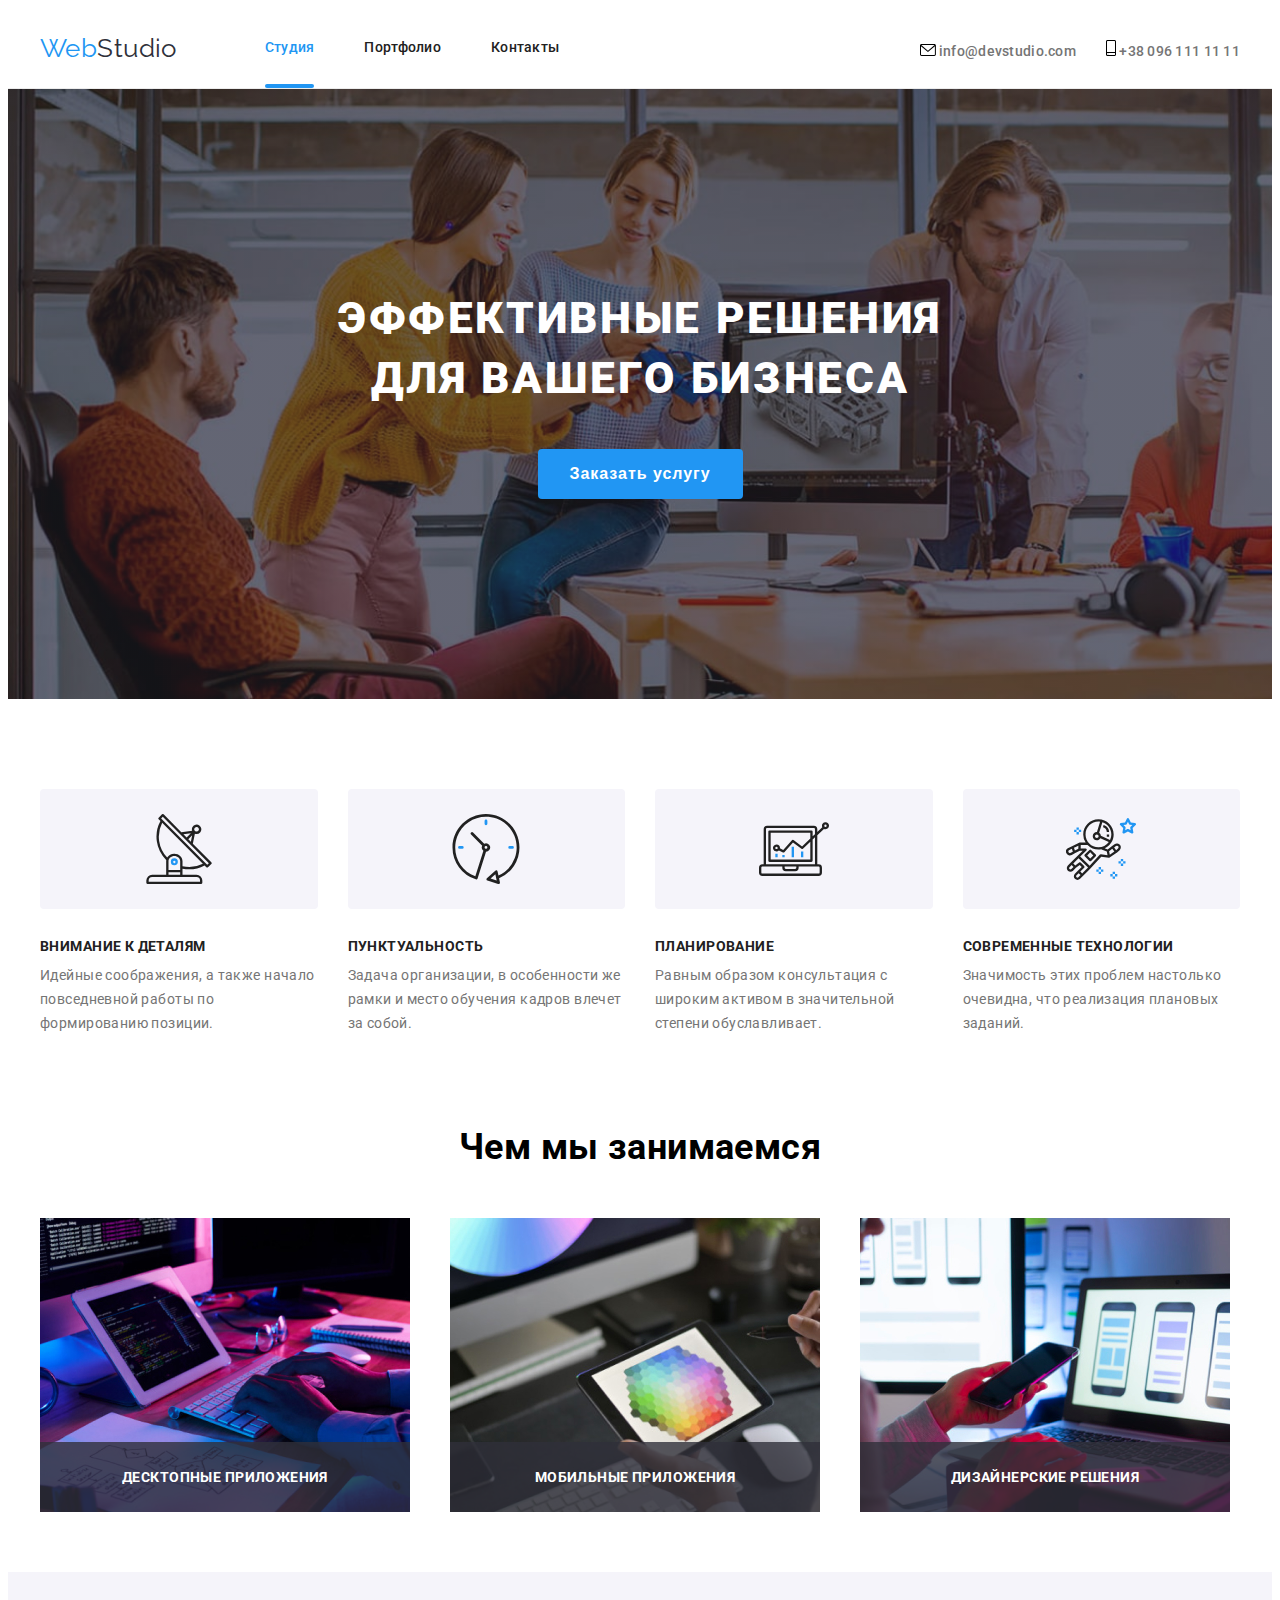
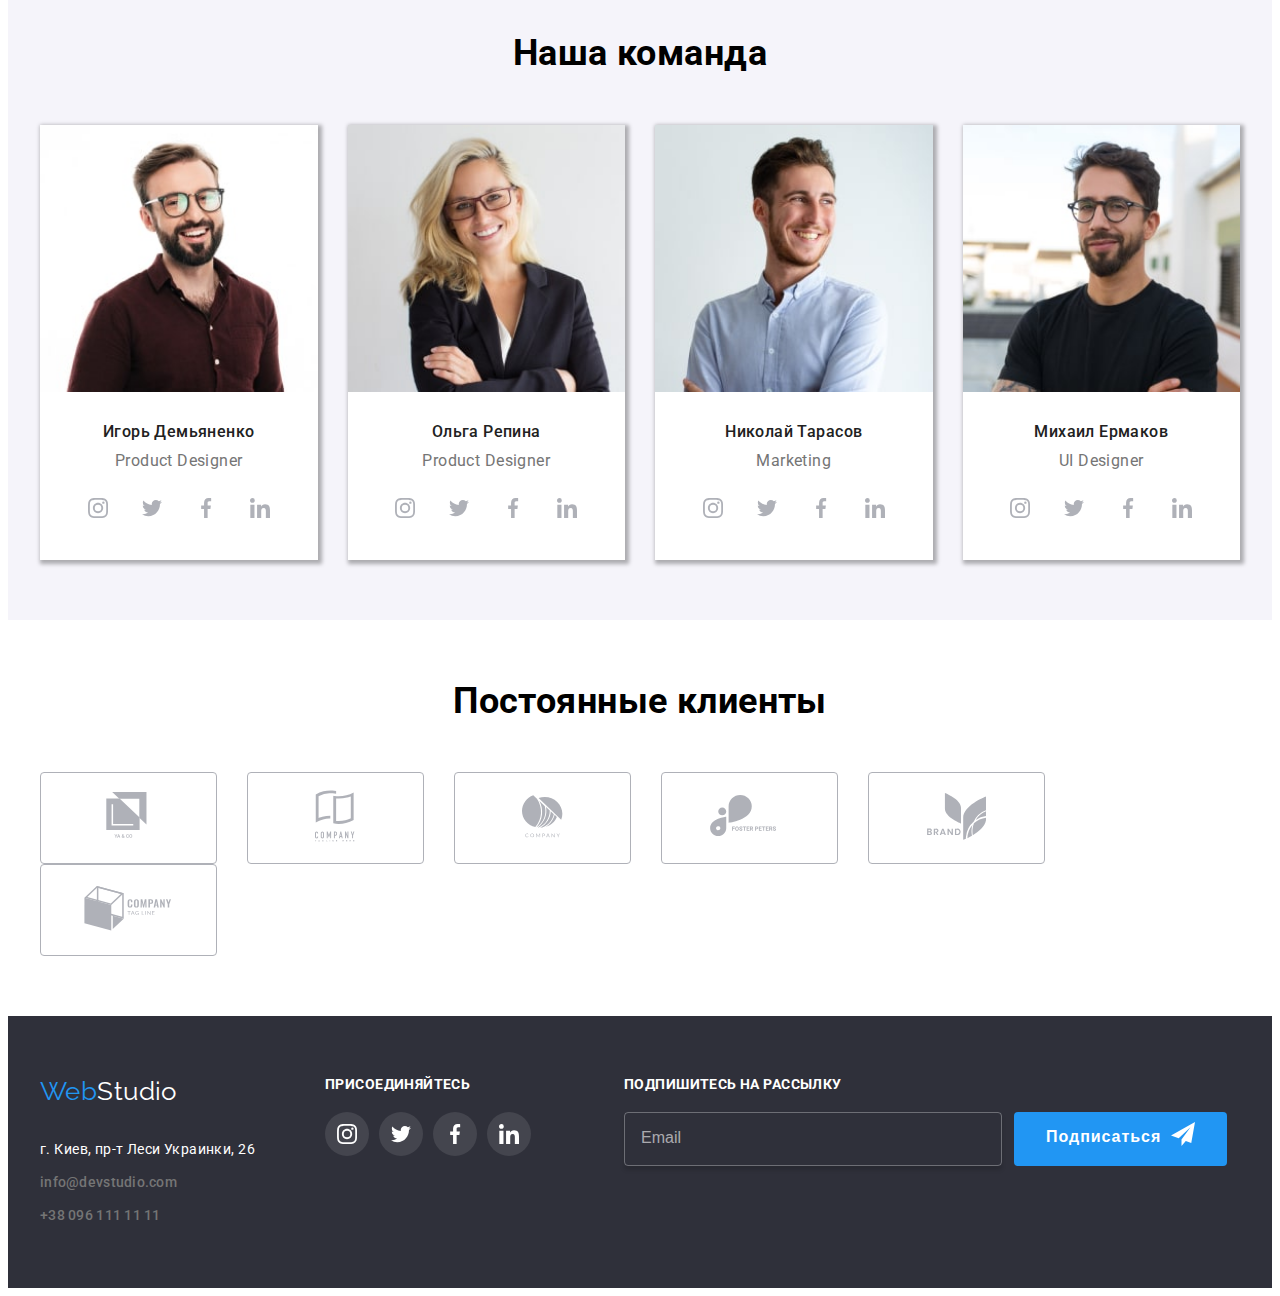
<file: index.html>
<!DOCTYPE html>
<html lang="en">
<head>
    <meta charset="UTF-8">
    <meta name="viewport" content="width=device-width, initial-scale=1.0">
    <title>Document</title>
    <link href="https://fonts.googleapis.com/css2?family=Raleway:wght@700&family=Roboto:wght@400;500;700;900&display=swap" rel="stylesheet">
    <link rel="stylesheet" href="https://cdnjs.cloudflare.com/ajax/libs/modern-normalize/1.0.0/modern-normalize.min.css" integrity="sha512-ISS7cAi1PEhQ8jnbJpJZMd29NlhNj4AWYyLOSp2CE/CsHxTCu+r+t0D2yoJudVrd0/8fTVPUVDzY5Tvli75u/g==" crossorigin="anonymous" />
    <link rel="stylesheet" href="./css/main.min.css">
    <!--<link rel="stylesheet" href="./css/styles.css">-->
</head>
<body>
    <header class="page-header">
    <div class="header container">
        <a lang="en" href="./index.html" aria-label="Логотип WebStudio" class="logo link"  >Web<span class="logo-element" >Studio</span></a>
        <button type="button" class="menu-button" aria-expanded="false" aria-controls="mobile-meny" data-menu-button>
            <svg width= 24px height= 16px aria-label="Переключатель мобильного меню">
                <use class="icon-cross" href="./img/CloseMeny.svg#icon-close_24px" >  </use>
                <use class="icon-menu" href="./img/CloseMeny.svg#icon-menu_24px">  </use>
                
            </svg>  </button>
            <div class="mobile-meny " id="mobile-meny" data-menu>
        <nav class="main-nav">   
        <ul class="main-meny list">
            <li class="main-meny__item"> <a href="./index.html" class="main-meny__link link current">Студия</a> </li>
            <li class="main-meny__item" > <a href="./portfolio.html" class="main-meny__link link" >Портфолио</a> </li>
            <li class="main-meny__item"> <a href="" class="main-meny__link link">Контакты</a> </li>
        </ul>
    </nav>
      <address class="contacts">
        <ul class="contacts__list list">
            <li class="contacts__item">
                <a href="mailto:info@devstudio.com" class="contacts__link link" >
                    <svg class="contacts__mail-icon">
                        <use href="./img/symbol-defs.svg#icon-envelope-hover"></use>
                    </svg>
                    info@devstudio.com
                </a>
            </li>
            
            <li class="contacts__item">
                <a href="tel:+380961111111" class="contacts__link link" > 
                    <svg class="contacts__telefon-icon">
                        <use href="./img/symbol-defs.svg#icon-smartphone">   </use>
                    </svg>
                    +38 096 111 11 11
                </a>
            </li>
        
            </ul>
      </address>
    </div>
</div>
    </header>
    <!--Main-->
        <main>
            <!--Hero-->
            <section class="hero">
               <div class="hero-main container">
                <h1 class="hero-title" >Эффективные решения <br> для вашего бизнеса</h1>
               <!-- <button data-modal-open class="main-button link">Заказать услугу</button> 
                 <a  href="" class="main-button link" data-modal-open  >Заказать услугу</a> -->
                 <button type="button" class="main-button"  data-modal-open> Заказать услугу</button>
                </div>
            </section>
            <section class="section advantages" >
                <div class="container">
                <h2 class="section-title" hidden >Наши преимущества</h2>
                <ul class="advantages__list list">
                    <li class="advantages__item">
                       <div class="adventages__icon-set"><svg class="adventage__icon">
                            <use  href="./img/symbol-defs.svg#icon-antenna"></use>
                        </svg>
                    </div>
                        <h3 class= "advantages__item-title">Внимание к деталям</h3>
                        <p class="advantages__item-post" >Идейные соображения, а также начало повседневной работы по формированию позиции.</p>
                    </li>
                    <li class="advantages__item">
                        <div class="adventages__icon-set">
                            <svg class="adventage__icon">
                            <use  href="./img/symbol-defs.svg#icon-clock"></use>
                        </svg>
                    </div>
                        <h3 class= "advantages__item-title">
                            Пунктуальность
                        </h3>
                        <p class="advantages__item-post">
                            Задача организации, в особенности же рамки и место обучения кадров влечет за собой.
                        </p>
                    </li>
                    <li class="advantages__item">
                        <div class="adventages__icon-set"><svg class="adventage__icon">
                            <use  href="./img/symbol-defs.svg#icon-diagram"></use>
                        </svg>
                    </div>
                        <h3 class= "advantages__item-title">Планирование</h3>
                        <p class="advantages__item-post">Равным образом консультация с широким активом в значительной степени обуславливает.</p>
                    </li>
                    <li class="advantages__item">
                        <div class="adventages__icon-set"><svg class="adventage__icon">
                            <use  href="./img/symbol-defs.svg#icon-astronaut"></use>
                        </svg>
                    </div>
                        <h3 class= "advantages__item-title">
                            Современные технологии
                        </h3>
                        <p class="advantages__item-post">
                            Значимость этих проблем настолько очевидна, что реализация плановых заданий.
                        </p>
                    </li>
                </ul>
            </div>
            </section>
            <section class="work section">
                <div class="container">
                <h2 class="section-title">Чем мы занимаемся</h2>
                <ul class="work__list list">
                    <li class="work__list-item"><img src="./img/img1.jpg" width="370" alt="Печатает на клавиатуре">
                    <div class="work__layout-description">
                        <p class="work__layout-category" >Десктопные приложения</p>
                    </div>
                    </li>
                    <li class="work__list-item"><img src="./img/img3.jpg" width="370" alt="Рисует на планшете">
                     <div class="work__layout-description">
                        <p class="work__layout-category" >Мобильные приложения</p>
                    </div>
                </li>
                    <li class="work__list-item"><img src="./img/img2.jpg" width="370" alt="Настраивает телефон с помощью компьютера">
                     <div class="work__layout-description">
                        <p class="work__layout-category" >Дизайнерские решения</p>
                    </div>
                </li>
                </ul>
            </div>
            </section>
            <section class="section team">
                <div class="container">
                <h2 class="section-title">Наша команда</h2>
                <ul class="team__list list" >
                    <li class="team__list-members"> 
                        <picture class="picture">
                            <!--<source srcset="./img/desktop.webp 1x, ./img/desktop@2x.webp 2x" media="(min-width: 1200px)" type="image/webp">-->
                            <source srcset="./img/desktop.jpg 1x, ./img/desktop@2x.jpg 2x" media="(min-width: 1200px)">
                           <!-- <source srcset="./img/tablet.webp 1x, ./img/tablet@2x.webp 2x" media="(min-width: 768px)" type="image/webp">-->
                            <source srcset="./img/tablet.jpg 1x, ./img/tablet@2x.jpg 2x" media="(min-width: 768px)">
                            <!--<source srcset="./img/mobile1.webp 1x, ./img/mobile1@2x.webp 2x" media="(min-width: 480px)" type="image/webp">-->
                            <source srcset="./img/mobile1.jpg 1x, ./img/mobile1@2x.jpg 2x" media="(min-width: 480px)">
                            <img src="./img/mobile1.jpg" width="450px" alt="Игорь Демьяненко" class="picture-img">
                    </picture>
                        <div class="team__describing-members">
                        <h3 class="team__name-members" >Игорь Демьяненко</h3>
                        <p class="team__members-occupation" lang="en">Product Designer</p>
                        <ul class="social-icons list">
                          <li class="social-icons__set">
                              <a href="" class="social-icon__link">
                                  <svg class="socialicons-content">
                                    <use  href="./img/symbol-defs.svg#icon-instagram"></use>
                                  </svg>
                              </a>
                          </li>
                          <li class="social-icons__set">
                              <a href="" class="social-icon__link">
                                  <svg class="socialicons-content">
                                    <use  href="./img/symbol-defs.svg#icon-twitter"></use>
                                  </svg>
                              </a>
                          </li>
                          <li class="social-icons__set">
                              <a href="" class="social-icon__link">
                                  <svg class="socialicons-content">
                                    <use  href="./img/symbol-defs.svg#icon-facebook"></use>
                                  </svg>
                              </a>
                          </li>
                          <li class="social-icons__set">
                              <a href="" class="social-icon__link">
                                  <svg class="socialicons-content">
                                    <use href="./img/symbol-defs.svg#icon-linkedin"></use>
                                  </svg>
                              </a>
                          </li>
                                   
                        </ul>
                    </div>                    
                    <li class="team__list-members">
                        <picture class="picture">
                           <!-- <source srcset="./desktop2.webp 1x, ./desktop2@2x.webp 2x" media="(min-width: 1200px)" type="image/webp">-->
                            <source srcset="./img/desktop2.jpg 1x, ./img/desktop2@2x.jpg 2x" media="(min-width: 1200px)">
                           <!-- <source srcset="./desktop2.jpg 1x, ./desktop2@2x.webp 2x" media="(min-width: 768px)" type="image/webp">-->
                            <source srcset="./img/tablet2.jpg 1x, ./img/tablet2@2x.jpg 2x" media="(min-width: 768px)">
                           <!-- <source srcset="./mobile2.webp 1x, ./mobile2@2x.webp 2x" media="(min-width: 480px)" type="image/webp">-->
                            <source srcset="./img/mobile2.jpg 1x, ./img/mobile2@2x.jpg 2x" media="(min-width: 480px)">
                            <img src="./img/mobile2.jpg" width="450px" alt="Ольга Репина">
                    </picture>
                       <div class="team__describing-members"> 
                        <h3 class="team__name-members" >Ольга Репина</h3>
                        <p class="team__members-occupation" lang="en">Product Designer</p>
                        <ul class="social-icons list">
                            <li class="social-icons__set">
                                <a href="" class="social-icon__link">
                                    <svg class="socialicons-content">
                                      <use  href="./img/symbol-defs.svg#icon-instagram"></use>
                                    </svg>
                                </a>
                            </li>
                            <li class="social-icons__set">
                                <a href="" class="social-icon__link">
                                    <svg class="socialicons-content">
                                      <use  href="./img/symbol-defs.svg#icon-twitter"></use>
                                    </svg>
                                </a>
                            </li>
                            <li class="social-icons__set">
                                <a href="" class="social-icon__link">
                                    <svg class="socialicons-content">
                                      <use  href="./img/symbol-defs.svg#icon-facebook"></use>
                                    </svg>
                                </a>
                            </li>
                            <li class="social-icons__set">
                                <a href="" class="social-icon__link">
                                    <svg class="socialicons-content">
                                      <use href="./img/symbol-defs.svg#icon-linkedin"></use>
                                    </svg>
                                </a>
                            </li>
                                     
                          </ul>
                        </div>
                    </li>
                    <li class="team__list-members">
                        <picture>
                           <!-- <source srcset="./img/desktop3.webp 1x, ./img/desktop3@2x.webp 2x" media="(min-width: 1200px)" type="image/webp">-->
                            <source srcset="./img/desktop3.jpg 1x, ./img/desktop3@2x.jpg 2x" media="(min-width: 1200px)">
                           <!-- <source srcset="./img/desktop3.jpg 1x, ./img/desktop3@2x.webp 2x" media="(min-width: 768px)" type="image/webp">-->
                            <source srcset="./img/tablet3.jpg 1x, ./img/tablet3@2x.jpg 2x" media="(min-width: 768px)">
                           <!-- <source srcset="./img/mobile3.webp 1x, ./img/mobile3@2x.webp 2x" media="(min-width: 480px)" type="image/webp">-->
                            <source srcset="./img/mobile3.jpg 1x, ./img/mobile3@2x.jpg 2x" media="(min-width: 480px)">
                            <img src="./img/mobile3.jpg" width="450px" alt="Николай Тарасов">
                    </picture>
                      <!--  <img src="./img/staff3.jpg" width="270" alt="Николай Тарасов">-->
                       <div class="team__describing-members"> 
                        <h3 class="team__name-members" >Николай Тарасов</h3>
                        <p class="team__members-occupation" lang="en">Marketing</p>
                        <ul class="social-icons list">
                            <li class="social-icons__set">
                                <a href="" class="social-icon__link">
                                    <svg class="socialicons-content">
                                      <use  href="./img/symbol-defs.svg#icon-instagram"></use>
                                    </svg>
                                </a>
                            </li>
                            <li class="social-icons__set">
                                <a href="" class="social-icon__link">
                                    <svg class="socialicons-content">
                                      <use  href="./img/symbol-defs.svg#icon-twitter"></use>
                                    </svg>
                                </a>
                            </li>
                            <li class="social-icons__set">
                                <a href="" class="social-icon__link">
                                    <svg class="socialicons-content">
                                      <use  href="./img/symbol-defs.svg#icon-facebook"></use>
                                    </svg>
                                </a>
                            </li>
                            <li class="social-icons__set">
                                <a href="" class="social-icon__link">
                                    <svg class="socialicons-content">
                                      <use href="./img/symbol-defs.svg#icon-linkedin"></use>
                                    </svg>
                                </a>
                            </li>
                                     
                          </ul>
                    </div>
                    </li>
                    <li class="team__list-members">
                        <picture>
                            <!-- <source srcset="./img/desktop4.webp 1x, ./img/desktop4@2x.webp 2x" media="(min-width: 1200px)" type="image/webp">-->
                            <source srcset="./img/desktop4.jpg 1x, ./img/desktop4@2x.jpg 2x" media="(min-width: 1200px)">
                            <!-- <source srcset="./img/desktop4.jpg 1x, ./img/desktop4@2x.webp 2x" media="(min-width: 768px)" type="image/webp">-->
                            <source srcset="./img/tablet4.jpg 1x, ./img/tablet4@2x.jpg 2x" media="(min-width: 768px)">
                            <!-- <source srcset="./img/mobile4.webp 1x, ./img/mobile4@2x.webp 2x" media="(min-width: 480px)" type="image/webp">-->
                            <source srcset="./img/mobile4.jpg 1x, ./img/mobile4@2x.jpg 2x" media="(min-width: 480px)">
                            <img src="./img/mobile4.jpg" width="450px" alt="Михаил Ермаков">
                    </picture>
                       <!-- <img src="./img/staff4.jpg" width="270" alt="Михаил Ермаков">-->
                        <div class="team__describing-members">
                        <h3 class="team__name-members">Михаил Ермаков</h3>
                        <p class="team__members-occupation" lang="en">UI Designer</p>
                        <ul class="social-icons list">
                            <li class="social-icons__set">
                                <a href="" class="social-icon__link">
                                    <svg class="socialicons-content">
                                      <use  href="./img/symbol-defs.svg#icon-instagram"></use>
                                    </svg>
                                </a>
                            </li>
                            <li class="social-icons__set">
                                <a href="" class="social-icon__link">
                                    <svg class="socialicons-content">
                                      <use  href="./img/symbol-defs.svg#icon-twitter"></use>
                                    </svg>
                                </a>
                            </li>
                            <li class="social-icons__set">
                                <a href="" class="social-icon__link">
                                    <svg class="socialicons-content">
                                      <use  href="./img/symbol-defs.svg#icon-facebook"></use>
                                    </svg>
                                </a>
                            </li>
                            <li class="social-icons__set">
                                <a href="" class="social-icon__link">
                                    <svg class="socialicons-content">
                                      <use href="./img/symbol-defs.svg#icon-linkedin"></use>
                                    </svg>
                                </a>
                            </li>
                                     
                          </ul>
                    </div>
                    </li>
                </ul>
            </div>
            </section>
            <section class= "section clients">
                <div class="container">
                <h2 class="section-title">Постоянные клиенты</h2>
                <ul class="clients__set list" >
                    <li class="clients__list">
                        <a href="" class="clients__icon">
                            <svg class="clients__icon-content" width="49px" height="49px">
                       <use  href="./img/symbol-defs.svg#icon-logo-1"></use>
                             </svg>
                            </a> 
                    </li>
                    <li class="clients__list">
                        <a href="" class="clients__icon">
                            <svg class="clients__icon-content" width="40px" height="52px">
                       <use  href="./img/symbol-defs.svg#icon-logo-2"></use>
                             </svg>
                            </a> </li>
                    <li class="clients__list">
                        <a href="" class="clients__icon">
                            <svg class="clients__icon-content" width="41px" height="43px">
                       <use  href="./img/symbol-defs.svg#icon-logo-3"></use>
                             </svg>
                            </a> </li>
                    <li class="clients__list">
                        <a href="" class="clients__icon">
                            <svg class="clients__icon-content" width="79px" height="42px">
                       <use  href="./img/symbol-defs.svg#icon-logo-4"></use>
                             </svg>
                            </a> </li>
                     <li class="clients__list">
                        <a href="" class="clients__icon">
                            <svg class="clients__icon-content" width="59px" height="47px">
                       <use  href="./img/symbol-defs.svg#icon-logo-5"></use>
                             </svg>
                            </a> </li>
                    <li class="clients__list">
                        <a href="" class="clients__icon">
                            <svg class="clients__icon-content" width="88px" height="45px">
                       <use  href="./img/symbol-defs.svg#icon-logo-6"></use>
                             </svg>
                            </a> </li>
                </ul>
               
                </div>

            </section>
            </main>
            <footer class="footer">
                <div class="container">
                <div class="footer__tablet">
                    <div class="footer__contacts">
                <a lang="en" href="./index.html" class="logo link" >Web<span class="logo-element">Studio</span></a>
                <address class="contacts">
                    <ul class="contacts__list_footer list">
                        <li class="contacts__item"> <a href="https://goo.gl/maps/4PW4wn21nFQkAPeC7" class="address-link link">г. Киев, пр-т Леси Украинки, 26</a> </li>
                        <li class="contacts__item"><a href="mailto:info@devstudio.com" class="contacts__link footers" >info@devstudio.com</a></li>
                        <li  class="contacts__item"><a href="tel:+380961111111" class="contacts__link footers" > +38 096 111 11 11</a></li>
                    </ul>
                </address>
                </div>
                <div class="recall" >
                    <p class="recall-word">присоединяйтесь</p>
                    <ul class="social-icons list">
                        <li class="social-icons__set">
                            <a href="" class="social-icon__link">
                                <svg class="socialicons-content">
                                  <use  href="./img/symbol-defs.svg#icon-instagram"></use>
                                </svg>
                            </a>
                        </li>
                        <li class="social-icons__set">
                            <a href="" class="social-icon__link">
                                <svg class="socialicons-content">
                                  <use  href="./img/symbol-defs.svg#icon-twitter"></use>
                                </svg>
                            </a>
                        </li>
                        <li class="social-icons__set">
                            <a href="" class="social-icon__link">
                                <svg class="socialicons-content">
                                  <use  href="./img/symbol-defs.svg#icon-facebook"></use>
                                </svg>
                            </a>
                        </li>
                        <li class="social-icons__set">
                            <a href="" class="social-icon__link">
                                <svg class="socialicons-content">
                                  <use href="./img/symbol-defs.svg#icon-linkedin"></use>
                                </svg>
                            </a>
                        </li>      
                      </ul>
                </div>
            </div>
                <div class="sub">
                    <p class="recall-word">
                        Подпишитесь на рассылку
                    </p>
                    <div class="sub-field" >
                    <form class="sub-form">
                        <label for="email" class="sub-label"></label>
                        <input type="email" class="sub-input" name="email" id="email" placeholder="Email">
                    </form>
                
                    <button type="submit" class= "main-button">
                        Подписаться
                        <svg class="sub-icon" >
                            <use href="./img/symbol-defs-2.svg#icon-icon-send"></use>
                        </svg>
                    </button>
                </div>
            </div>
        </div>
            </footer>
            <div class="backdrop is-hidden" data-modal>
                <div class="modal">
                    <button type="submit" class="modal-button" data-modal-close>
                        <svg class="modal-icon">
                            <use href="./img/symbol-defs-2.svg#icon-Close">
                            </use>
                        </svg> 
                    </button>
                    
                    <form class="blank">                   
                    <p class="blank-title">Оставьте свои данные, мы вам перезвоним</p>
                    <div class="blank-form">
                    <label for="name" class="form-label">Имя</label>
                    <input type="text" class="form-input" id="name">
                    <svg class="blank-icon">
                        <use href="./img/symbol-defs-2.svg#icon-Vector-8"></use>
                    </svg>
                    </div>
                    <div class="blank-form">
                    <label for="tel" class="form-label">Телефон</label>
                    <input type="tel" class="form-input" name="tel" id="tel" placeholder=" ">
                    <svg class="blank-icon">
                        <use href="./img/symbol-defs-2.svg#icon-Vector-9"></use>
                    </svg>
                    
                    </div>
                    <div class="blank-form">
                    <label for="email" class="form-label">Почта</label>
                    <input type="email" class="form-input" name="email" id="email">
                    <svg class="blank-icon">
                        <use href="./img/symbol-defs-2.svg#icon-Vector-10"></use>
                    </svg>
                    </div>
                    <div class="blank-form">
                    <label for="kommentar"  class="form-label">Комментарий</label>
                    <textarea name="kommentar" class="form-input kommentar" id="kommentar" cols="5" rows="5" placeholder="Введите текст"></textarea>
                    </div>
                    <div class="checkbox-form">
                        <label for="policy" class="blank-checkbox">
                        <input type="checkbox" class="checkbox-input" name="policy" id="policy">
                        <span class="checkbox-icon">  </span>
                        Соглашаюсь с рассылкой и принимаю <a href="">Условия договора</a>
                         </label>
                        </div>
                    <button type="submit" class="main-button" >Отправить</button>
                </form>
                </div>
              
            </div>
            <script src="./js/modal.js"></script>
            <script src="./js/meny.js"></script>
</body>
</html>
</file>
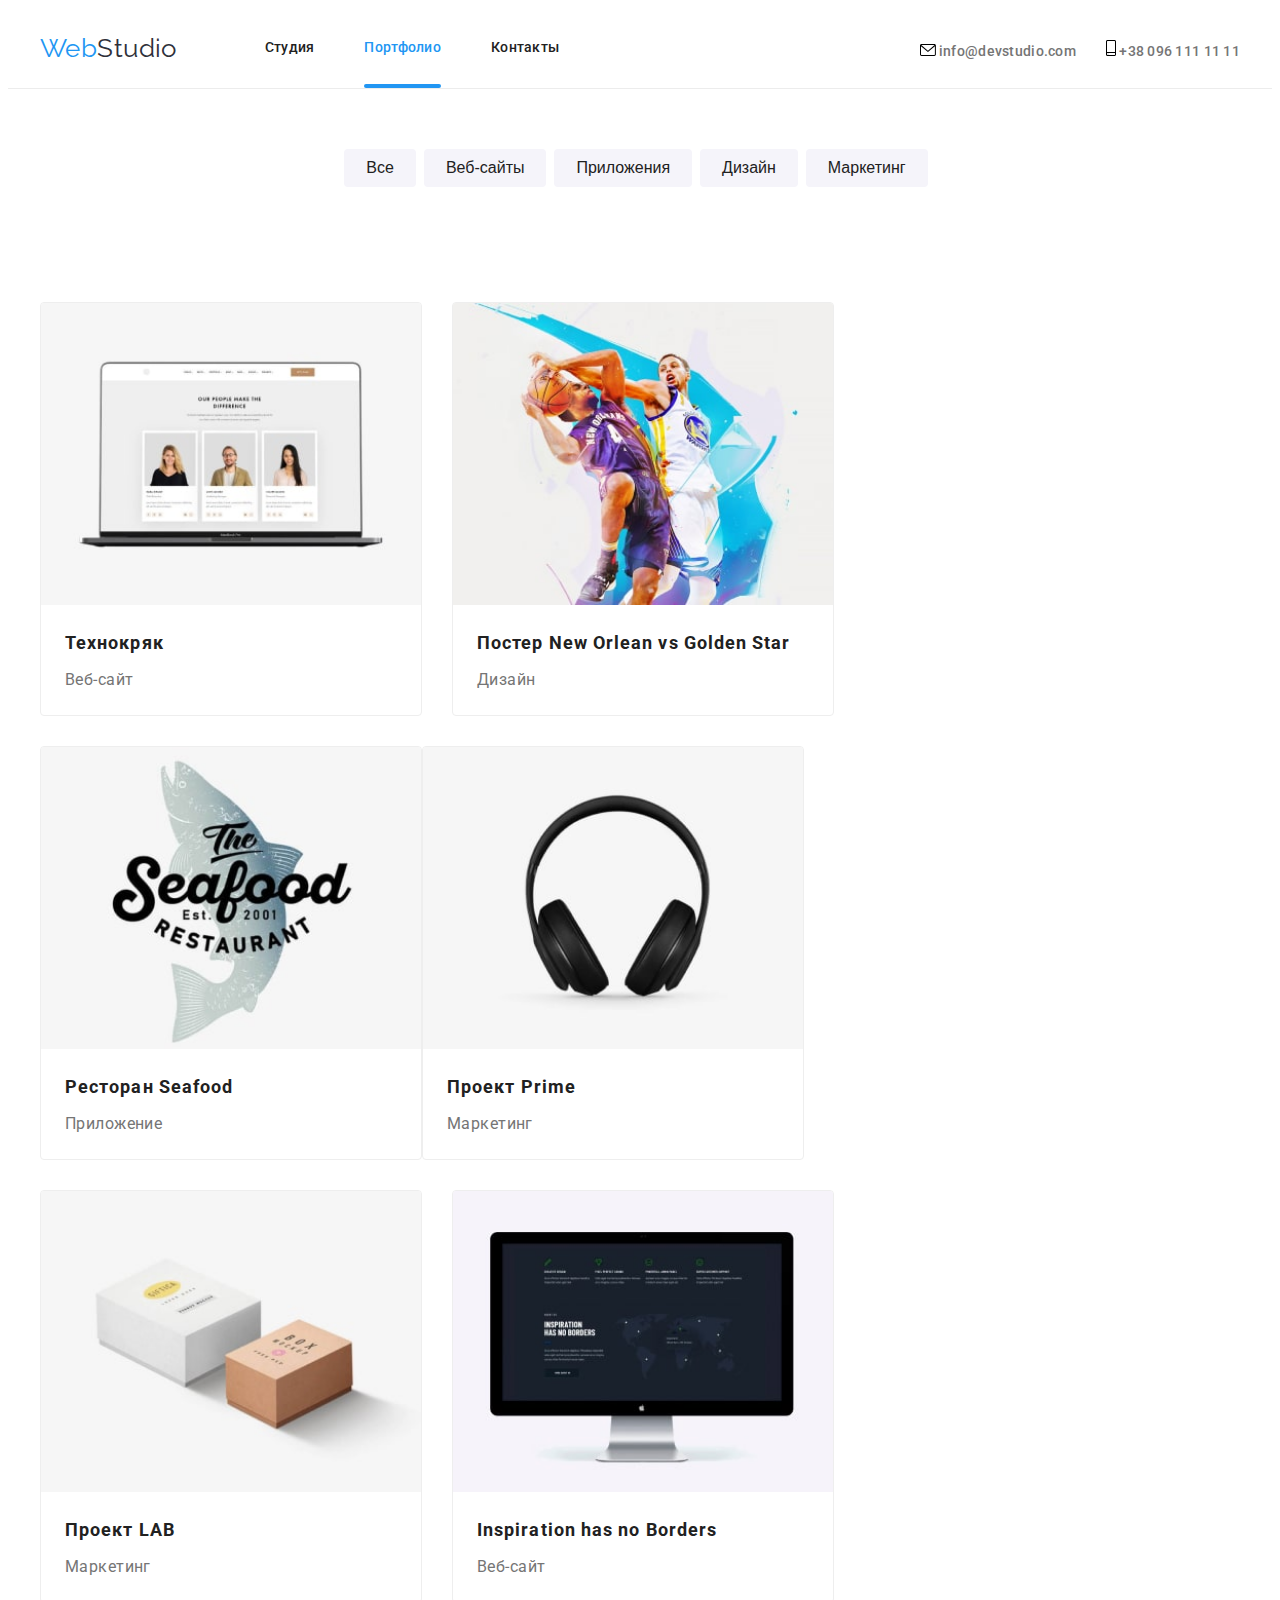
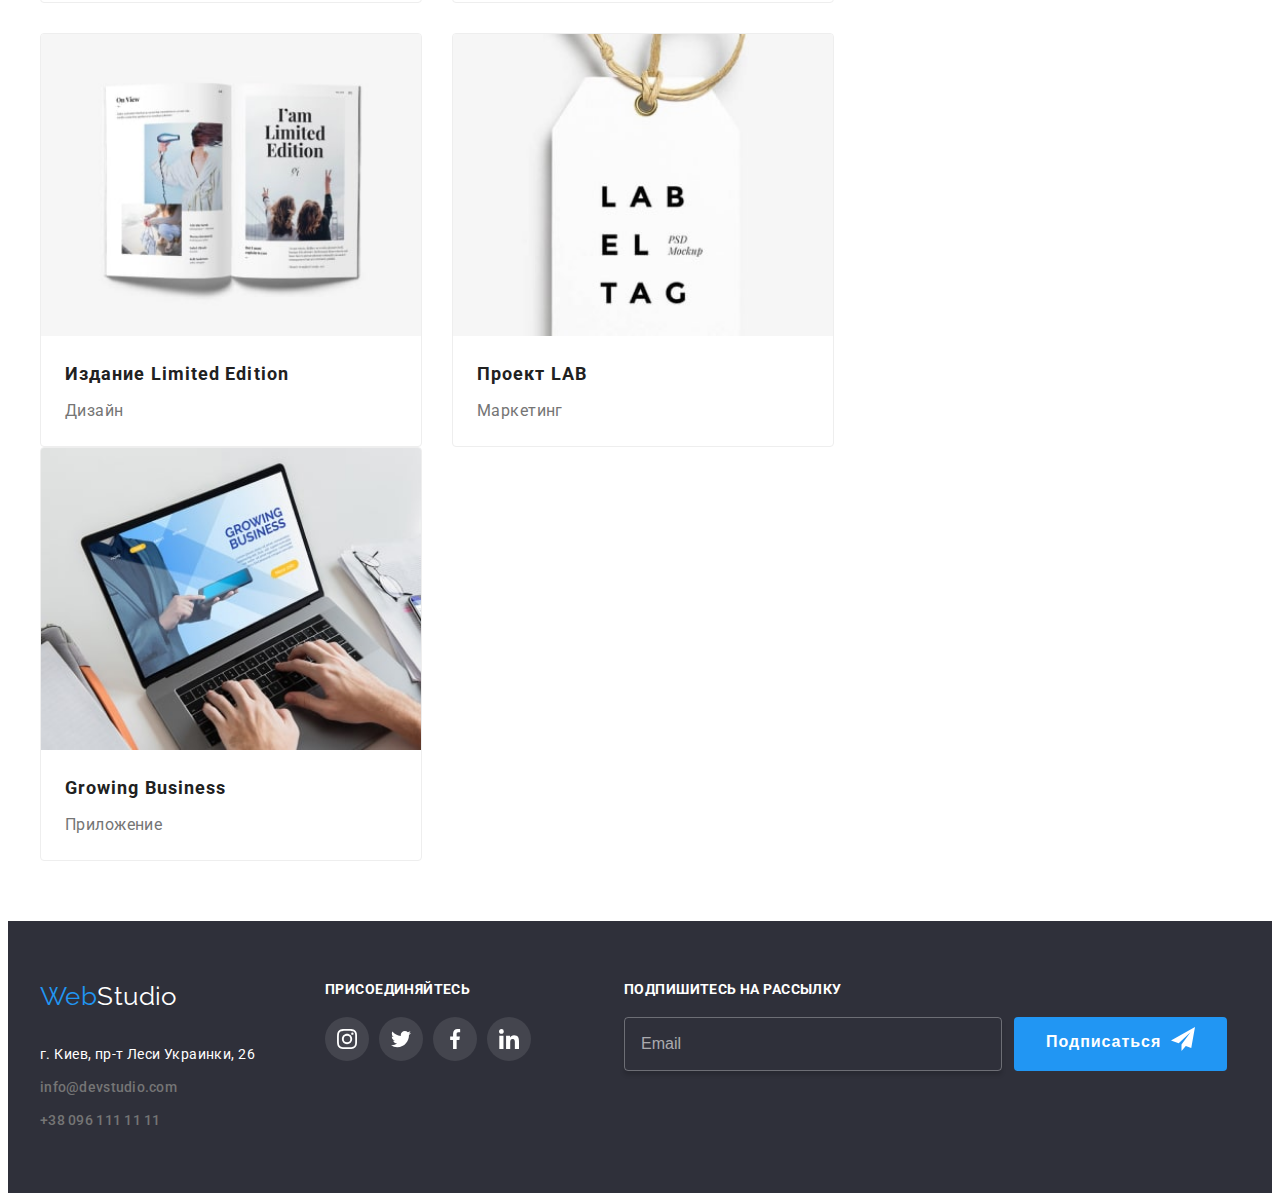
<file: portfolio.html>
<!DOCTYPE html>
<html lang="en">
<head>
    <meta charset="UTF-8">
    <meta name="viewport" content="width=device-width, initial-scale=1.0">
    <title>Document</title>
    <link rel="stylesheet" href="https://cdnjs.cloudflare.com/ajax/libs/modern-normalize/1.0.0/modern-normalize.min.css" integrity="sha512-ISS7cAi1PEhQ8jnbJpJZMd29NlhNj4AWYyLOSp2CE/CsHxTCu+r+t0D2yoJudVrd0/8fTVPUVDzY5Tvli75u/g==" crossorigin="anonymous" />
    <link href="https://fonts.googleapis.com/css2?family=Raleway:wght@700&family=Roboto:wght@400;500;700;900&display=swap" rel="stylesheet">
    <link rel="stylesheet" href="./css/main.min.css">
    <!--<link rel="stylesheet" href="./css/styles.css">-->
  
</head>
<body>
    <header class="page-header">
        <div class="header container">
            <a lang="en" href="./index.html" aria-label="Логотип WebStudio" class="logo link"  >Web<span class="logo-element" >Studio</span></a>
            <button type="button" class="menu-button" aria-expanded="false" aria-controls="mobile-meny" data-menu-button>
                <svg width= 24px height= 16px aria-label="Переключатель мобильного меню">
                    <use class="icon-cross" href="./img/CloseMeny.svg#icon-close_24px" >  </use>
                    <use class="icon-menu" href="./img/CloseMeny.svg#icon-menu_24px">  </use>
                    
                </svg>  </button>
                <div class="mobile-meny" id="mobile-meny" data-menu>
            <nav class="main-nav">   
            <ul class="main-meny list">
                <li class="main-meny__item"> <a href="./index.html" class="main-meny__link link">Студия</a> </li>
                <li class="main-meny__item" > <a href="./portfolio.html" class="main-meny__link link current" >Портфолио</a> </li>
                <li class="main-meny__item"> <a href="" class="main-meny__link link">Контакты</a> </li>
            </ul>
        </nav>
          <address class="contacts">
            <ul class="contacts__list list">
                <li class="contacts__item">
                    <a href="mailto:info@devstudio.com" class="contacts__link link" >
                        <svg class="contacts__mail-icon">
                            <use href="./img/symbol-defs.svg#icon-envelope-hover"></use>
                        </svg>
                        info@devstudio.com
                    </a>
                </li>
                
                <li class="contacts__item">
                    <a href="tel:+380961111111" class="contacts__link link" > 
                        <svg class="contacts__telefon-icon">
                            <use href="./img/symbol-defs.svg#icon-smartphone">   </use>
                        </svg>
                        +38 096 111 11 11
                    </a>
                </li>
            
                </ul>
          </address>
        </div>
    </div>
        </header>
        <!--MAIN-->
    <main>
        <section class="section meny-portfolio"> 
            <div class="meny-portfolio container">
            <ul class="meny-portfolio__list list">
                <li class="meny-portfolio__button"><button type="button" class="secondary-btn">Все</button></li>
                <li class="meny-portfolio__button"><button type="button" class="secondary-btn">Веб-сайты</button></li>
                <li class="meny-portfolio__button"><button  type="button" class="secondary-btn">Приложения</button></li>
                <li class="meny-portfolio__button"><button  type="button" class="secondary-btn">Дизайн</button></li>
                <li class="meny-portfolio__button"><button  type="button" class="secondary-btn">Маркетинг</button></li>
            </ul>
            </div>
        </section>
        <section class="section portfolio-gallery" >
            <div class=" portfolio-gallery__container container">
                <ul class="portfolio-gallery__list list">
                <li class="portfolio-gallery__list-item">
                    <div class="portfolio-gallery__image">
                        <picture class="picture">
                             <source srcset="./img/port_desktop1.jpg 1x, ./img/port_desktop1@2x.jpg 2x" media="(min-width: 1200px)">  
                             <source srcset="./img/port_tablet1.jpg 1x, ./img/port_tablet1@2x.jpg 2x" media="(min-width: 768px)">
                             <source srcset="./img/port_mobil1.jpg 1x, ./img/port_mobil1@2x.jpg 2x" media="(min-width: 480px)">
                                <img src="./img/port_mobil1.jpg" width="450px" alt="Технокряк">
                     </picture>
                    <div class="portfolio-gallery__overlay">
                        <p class="portfolio-gallery__overlay-text">
                            Технокряк это современная площадка распространения коронавируса. 
                            Компании используют эту платформу для цифрового шпионажа и атак на защищённые 
                            сервера конкурентов.
                        </p>
                    </div>
                </div>
                    <div class="portfolio-gallery__description">
                        <h3 class="portfolio-gallery__description-title" >Технокряк</h3>
                        <p class="portfolio-gallery__description-text">Веб-сайт</p>
                        </div>
                </li>
                <li class="portfolio-gallery__list-item">
                    <div class="portfolio-gallery__image">
                        <picture class="picture">
                        <source srcset="./img/port_desktop2.jpg 1x, ./img/port_desktop2@2x.jpg 2x" media="(min-width: 1200px)">  
                            <source srcset="./img/port_tablet2.jpg 1x, ./img/port_tablet2@2x.jpg 2x" media="(min-width: 768px)">
                            <source srcset="./img/port_mobil2.jpg 1x, ./img/port_mobil2@2x.jpg 2x" media="(min-width: 480px)">
                               <img src="./img/port_mobil2.jpg" width="450px" alt="Постер New Orlean vs Golden Star">
                    </picture>
                    
                   <div class="portfolio-gallery__overlay">
                        <p class="portfolio-gallery__overlay-text">
                            Технокряк это современная площадка распространения коронавируса. 
                            Компании используют эту платформу для цифрового шпионажа и атак на защищённые 
                            сервера конкурентов.
                        </p>
                    </div>
                </div>
                    <div class="portfolio-gallery__description">
                    <h3 class="portfolio-gallery__description-title">Постер New Orlean vs Golden Star</h3>
                    <p class="portfolio-gallery__description-text">Дизайн</p>
                   </div>
                </li>
                <li class="portfolio-gallery__list-item">
                    <div class="portfolio-gallery__image">
                        <picture class="picture">
                        <source srcset="./img/port_desktop3.jpg 1x, ./img/port_desktop3@2x.jpg 2x" media="(min-width: 1200px)">  
                            <source srcset="./img/port_tablet3.jpg 1x, ./img/port_tablet3@2x.jpg 2x" media="(min-width: 768px)">
                            <source srcset="./img/port_mobil3.jpg 1x, ./img/port_mobil3@2x.jpg 2x" media="(min-width: 480px)">
                               <img src="./img/port_mobil3.jpg" width="450px" alt="Ресторан Seafood">
                            </picture>
                   <div class="portfolio-gallery__overlay">
                        <p class="portfolio-gallery__overlay-text">
                            Технокряк это современная площадка распространения коронавируса. 
                            Компании используют эту платформу для цифрового шпионажа и атак на защищённые 
                            сервера конкурентов.
                        </p>
                    </div>
                </div>
                    <div class="portfolio-gallery__description">
                    <h3 class="portfolio-gallery__description-title">Ресторан Seafood</h3>
                    <p class="portfolio-gallery__description-text">Приложение</p>
                   </div>
                </li>
                <li class="portfolio-gallery__list-item">
                    <div class="portfolio-gallery__image">
                        <picture class="picture">
                            <source srcset="./img/port_desktop4.jpg 1x, ./img/port_desktop4@2x.jpg 2x" media="(min-width: 1200px)">  
                                <source srcset="./img/port_tablet4.jpg 1x, ./img/port_tablet4@2x.jpg 2x" media="(min-width: 768px)">
                                <source srcset="./img/port_mobil4.jpg 1x, ./img/port_mobil4@2x.jpg 2x" media="(min-width: 480px)">
                                   <img src="./img/port_desktop4.jpg" width="450px" alt="Проект Prime">
                                </picture>
                    <div class="portfolio-gallery__overlay">
                        <p class="portfolio-gallery__overlay-text">
                            Технокряк это современная площадка распространения коронавируса. 
                            Компании используют эту платформу для цифрового шпионажа и атак на защищённые 
                            сервера конкурентов.
                        </p>
                    </div>
                </div>
                    <div class="portfolio-gallery__description">
                    <h3 class="portfolio-gallery__description-title">Проект Prime</h3>
                    <p class="portfolio-gallery__description-text">Маркетинг</p>
                    </div>
                </li>
                <li class="portfolio-gallery__list-item">
                    <div class="portfolio-gallery__image">
                        <picture class="picture">
                            <source srcset="./img/port_desktop5.jpg 1x, ./img/port_desktop5@2x.jpg 2x" media="(min-width: 1200px)">  
                                <source srcset="./img/port_tablet5.jpg 1x, ./img/port_tablet5@2x.jpg 2x" media="(min-width: 768px)">
                                <source srcset="./img/port_mobil5.jpg 1x, ./img/port_mobil5@2x.jpg 2x" media="(min-width: 480px)">
                                   <img src="./img/port_desktop4.jpg" width="450px" alt="Проект Boxes">
                                </picture>
                    <div class="portfolio-gallery__overlay">
                        <p class="portfolio-gallery__overlay-text">
                            Технокряк это современная площадка распространения коронавируса. 
                            Компании используют эту платформу для цифрового шпионажа и атак на защищённые 
                            сервера конкурентов.
                        </p>
                    </div>
                </div>
                    <div  class="portfolio-gallery__description">
                    <h3 class="portfolio-gallery__description-title">Проект LAB</h3>
                    <p class="portfolio-gallery__description-text">Маркетинг</p>
                    </div>
                </li>
                <li class="portfolio-gallery__list-item">
                    
                    <div class="portfolio-gallery__image">
                        <picture class="picture">
                            <source srcset="./img/port_desktop6.jpg 1x, ./img/port_desktop6@2x.jpg 2x" media="(min-width: 1200px)">  
                                <source srcset="./img/port_tablet6.jpg 1x, ./img/port_tablet6@2x.jpg 2x" media="(min-width: 768px)">
                                <source srcset="./img/port_mobil6.jpg 1x, ./img/port_mobil6@2x.jpg 2x" media="(min-width: 480px)">
                                   <img src="./img/port_desktop6.jpg" width="450px"  alt="Inspiration has no Borders">
                                </picture>
                    <div class="portfolio-gallery__overlay">
                        <p class="portfolio-gallery__overlay-text">
                            Технокряк это современная площадка распространения коронавируса. 
                            Компании используют эту платформу для цифрового шпионажа и атак на защищённые 
                            сервера конкурентов.
                        </p>
                    </div>
                </div>
                    <div  class="portfolio-gallery__description">
                    <h3 class="portfolio-gallery__description-title">Inspiration has no Borders</h3>
                    <p class="portfolio-gallery__description-text">Веб-сайт</p>
                    </div>
                </li>
                <li class="portfolio-gallery__list-item">
                    <div class="portfolio-gallery__image">
                        <picture class="picture">
                            <source srcset="./img/port_desktop7.jpg 1x, ./img/port_desktop7@2x.jpg 2x" media="(min-width: 1200px)">  
                                <source srcset="./img/port_tablet7.jpg 1x, ./img/port_tablet7@2x.jpg 2x" media="(min-width: 768px)">
                                <source srcset="./img/port_mobil7.jpg 1x, ./img/port_mobil7@2x.jpg 2x" media="(min-width: 480px)">
                                   <img src="./img/port_desktop7.jpg" width="450px" alt="Издание Limited Edition">
                                </picture>
                   <div class="portfolio-gallery__overlay">
                        <p class="portfolio-gallery__overlay-text">
                            Технокряк это современная площадка распространения коронавируса. 
                            Компании используют эту платформу для цифрового шпионажа и атак на защищённые 
                            сервера конкурентов.
                        </p>
                    </div>
                </div>
                    <div  class="portfolio-gallery__description">
                    <h3 class="portfolio-gallery__description-title">Издание Limited Edition</h3>
                    <p class="portfolio-gallery__description-text">Дизайн</p>
                    </div>
                </li>
                <li class="portfolio-gallery__list-item">
                    <div class="portfolio-gallery__image">
                        <picture class="picture">
                            <source srcset="./img/port_desktop8.jpg 1x, ./img/port_desktop8@2x.jpg 2x" media="(min-width: 1200px)">  
                                <source srcset="./img/port_tablet8.jpg 1x, ./img/port_tablet8@2x.jpg 2x" media="(min-width: 768px)">
                                <source srcset="./img/port_mobil8.jpg 1x, ./img/port_mobil8@2x.jpg 2x" media="(min-width: 480px)">
                                   <img src="./img/port_desktop8.jpg" width="450px"  alt="Проект LAB">
                                </picture>
                   <div class="portfolio-gallery__overlay">
                        <p class="portfolio-gallery__overlay-text">
                            Технокряк это современная площадка распространения коронавируса. 
                            Компании используют эту платформу для цифрового шпионажа и атак на защищённые 
                            сервера конкурентов.
                        </p>
                    </div>
                </div>
                    <div  class="portfolio-gallery__description">
                    <h3 class="portfolio-gallery__description-title">Проект LAB</h3>
                    <p class="portfolio-gallery__description-text">Маркетинг</p>
                    </div>
                </li>
                <li class="portfolio-gallery__list-item">
                    <div class="portfolio-gallery__image">
                        <picture class="picture">
                            <source srcset="./img/port_desktop9.jpg 1x, ./img/port_desktop9@2x.jpg 2x" media="(min-width: 1200px)">  
                                <source srcset="./img/port_tablet9.jpg 1x, ./img/port_tablet9@2x.jpg 2x" media="(min-width: 768px)">
                                <source srcset="./img/port_mobil9.jpg 1x, ./img/port_mobil9@2x.jpg 2x" media="(min-width: 480px)">
                                   <img src="./img/port_desktop9.jpg" width="450px" alt="Growing Business">
                                </picture>
                    <div class="portfolio-gallery__overlay">
                        <p class="portfolio-gallery__overlay-text">
                            Технокряк это современная площадка распространения коронавируса. 
                            Компании используют эту платформу для цифрового шпионажа и атак на защищённые 
                            сервера конкурентов.
                        </p>
                    </div>
                </div>
                    <div  class="portfolio-gallery__description">
                    <h3 class="portfolio-gallery__description-title">Growing Business</h3>
                    <p class="portfolio-gallery__description-text">Приложение</p>
                </div>
                </li>
            </ul>
        </div>
        </section>
    </main>
    <footer class="footer">
        <div class="container">
        <div class="footer__tablet">
            <div class="footer__contacts">
        <a lang="en" href="./index.html" class="logo link" >Web<span class="logo-element">Studio</span></a>
        <address class="contacts">
            <ul class="contacts__list_footer list">
                <li class="contacts__item"> <a href="https://goo.gl/maps/4PW4wn21nFQkAPeC7" class="address-link link">г. Киев, пр-т Леси Украинки, 26</a> </li>
                <li class="contacts__item"><a href="mailto:info@devstudio.com" class="contacts__link footers" >info@devstudio.com</a></li>
                <li  class="contacts__item"><a href="tel:+380961111111" class="contacts__link footers" > +38 096 111 11 11</a></li>
            </ul>
        </address>
        </div>
        <div class="recall" >
            <p class="recall-word">присоединяйтесь</p>
            <ul class="social-icons list">
                <li class="social-icons__set">
                    <a href="" class="social-icon__link">
                        <svg class="socialicons-content">
                          <use  href="./img/symbol-defs.svg#icon-instagram"></use>
                        </svg>
                    </a>
                </li>
                <li class="social-icons__set">
                    <a href="" class="social-icon__link">
                        <svg class="socialicons-content">
                          <use  href="./img/symbol-defs.svg#icon-twitter"></use>
                        </svg>
                    </a>
                </li>
                <li class="social-icons__set">
                    <a href="" class="social-icon__link">
                        <svg class="socialicons-content">
                          <use  href="./img/symbol-defs.svg#icon-facebook"></use>
                        </svg>
                    </a>
                </li>
                <li class="social-icons__set">
                    <a href="" class="social-icon__link">
                        <svg class="socialicons-content">
                          <use href="./img/symbol-defs.svg#icon-linkedin"></use>
                        </svg>
                    </a>
                </li>      
              </ul>
        </div>
    </div>
        <div class="sub">
            <p class="recall-word">
                Подпишитесь на рассылку
            </p>
            <div class="sub-field" >
            <form class="sub-form">
                <label for="email" class="sub-label"></label>
                <input type="email" class="sub-input" name="email" id="email" placeholder="Email">
            </form>
        
            <button type="submit" class= "main-button">
                Подписаться
                <svg class="sub-icon" >
                    <use href="./img/symbol-defs-2.svg#icon-icon-send"></use>
                </svg>
            </button>
        </div>
    </div>
</div>
    </footer>
    <script src="./js/modal.js"></script>
    <script src="./js/meny.js"></script>
</body>
</html>
</file>
<file: css/styles.css>
:root{
    --main-color: #757575;
    --brand-color: #2196F3;
    --titel-color: #212121;
    --white-color: #FFFFFF; 
    --button-color: #F5F4FA;
    --foot-head-color:  #2F303A;
}
/*component - elements which can be used several time*/
body {
    font-family: Roboto, sant-serif;
    font-weight: normal;
    font-size: 14px;
    letter-spacing: 0.03em;
}
.list {
    list-style: none;
    padding: 0;
    margin: 0;
}
.link {
    text-decoration: none;
}
.img {
    display: block;
}
h1, h2,h3, h4, h5, h6, p {
    margin-bottom: 0;
    margin-top: 0;
}
.section{
    padding-top: 94px;
    padding-bottom: 94px;
}

.container {
    margin: 0 auto;
    width: 1200px;
    padding: 0 15px;
   
}
button {
    font-family: inherit;
}
.section-title {
    margin-top: 0;
    margin-bottom: 50px;
    text-align: center;

    color: var(--titel-color);

    font-weight: 700;
    font-size: 36px;
    line-height: 1.17;

}

/*nav*/ 

.header.container {
    display: flex;
    align-items: center;
   justify-items: space-between;

}
.main-nav{
    display: flex;
    align-items: center;
  
}
/*logo*/

.logo {

    color: #2196f3;

    font-family: Raleway, sant-serif;
    font-weight: 700px;
    font-size: 26px;
    line-height: 1,19;
}

.logo-element {
    color: #2F303A;
}
/*meny*/
.main-meny {
    display: flex;
    margin-left: 93px;
}

.main-meny__item:not(:last-child) {
    margin-right: 50px;
}
.main-meny__link{ 
    position: relative;
    display: block;
    padding-top: 32px;
    padding-bottom: 32px;

    transition: color 250ms cubic-bezier(0.4, 0, 0.2, 1);

    color: var(--titel-color);

    font-weight: 500;
    line-height: 1.14;
    letter-spacing: 0.02em;

}

.main-meny__link.current::after {
    content: "";

    position: absolute;
    display: block;
    width: 100%;
    height: 4px;
    bottom: 0;
    left: 0;
    /*transition: opacity 250ms cubic-bezier(0.4, 0, 0.2, 1);*/

    background-color: var(--brand-color);
    border-radius: 2px;
    }

/*.meny-link:hover::after {
    opacity: 1;
}*/

.main-meny__link:hover,
.main-meny__link:focus  {
color: var(--brand-color);
}
.main-meny__link.current {
    color: var(--brand-color);
}

/*.current.portfolio::after{
    width: 78px;
}*/

.contacts__mail-icon {
    transition: fill 250ms cubic-bezier(0.4, 0, 0.2, 1);

    height: 12px;
    width: 16px;
   margin-right: 10px;
   fill: var(--main-color);

}

.contacts__telefon-icon {
    transition: fill 250ms cubic-bezier(0.4, 0, 0.2, 1);

    height: 16px;
    width: 10px;
    margin-right: 10px;
    fill: var(--main-color);
}
/*contact personal*/

.contacts{
    margin-left: auto;
}
.contacts__list {
    display: flex;
}
.contacts__list .contacts__item + .contacts__item{
margin-left: 50px;
}
.contacts__link {
    color: var(--main-color);

    font-weight: 500;
    line-height: 1.14;
    letter-spacing: 0.02em;

    transition: color 250ms cubic-bezier(0.4, 0, 0.2, 1);
}
.contacts__link:hover {
    color: var(--brand-color);
}
.contacts__link:hover .contacts__telefon-icon,
.contacts__link:hover .contacts__mail-icon {
    fill: var(--brand-color);
}

/*hero*/

.hero {
    background-color: var(--foot-head-color);
    background-image: linear-gradient(rgba( 47, 48, 58, 0.4),
     rgba(47, 48, 58, 0.4)), url(../img/hero_mobile1.jpg)
     url(../img/hero/MainImg.jpg);
     background-size: cover;
     background-repeat: no-repeat;

    text-align: center;
    padding-top: 200px;
    padding-bottom: 200px;
}
.hero-title {
    color: var(--white-color);

    margin-bottom: 40px;

    font-weight: 900;
    font-size: 44px;
    line-height: 1.36;
    letter-spacing: 0.06em;
    text-transform: uppercase;

}
.hero-main
{
    text-align: center;
}
.main-button {
    background-color: var(--brand-color);

    display: inline-block;

    border-radius: 4px;
    padding: 10px 32px;

    color: var(--white-color);
    font-weight: 700;
    font-size: 16px;
    line-height: 1.87;
    text-align: center;
    letter-spacing: 0.06em;
    border: none;
}
   


/*advantages*/


.advantages .advantages__item-title {
margin-top: 0;
margin-bottom: 10px;

color: var(--titel-color);
font-weight: 700;
font-size: 14px;
line-height: 1.14;
text-transform: uppercase;
}

.advantages__item-post {
    color: var(--main-color);
    
    margin-top: 0;
    margin-bottom: 0;

    line-height: 1.71;

    }

    .advantages__list {
        display: flex;
        flex-wrap: wrap;
    }
.advantages__item{
    width: calc(( 100% - 90px )/4);
   margin-right: 30px;
}

.advantages__item:nth-child(4n) 
{
    margin-right: 0;
}

.adventages__icon-set 
{
    width: 270px;
    height: 120px;
    margin-bottom: 30px;
    padding: 25px 100px;

    background: #F5F4FA;
    border-radius: 4px;
}
.adventage__icon {
    width: 70px;
    height: 70px;
}

/*work-list*/

.section.work {
    padding-top: 0;
}
.work-list {
display: flex;
}
.work__list-item {
    position: relative;
    width: calc(( 100% - 60px )/3);
    
}
.work__list-item:not(:nth-child(3n)) 
{
    margin-right: 30px;
}
.work__layout-description{
    position: absolute;
    bottom: 0;
    left:0;
    width: 370px;
    height: 70px;

    background-color: rgba(47, 48, 58, 0.8);

}
.work__layout-category{
    margin-top: 27px;

    text-align: center;
    font-weight: 700;
    line-height: 0,853;
    text-transform: uppercase;
    color: var(--white-color);


}

/*.work-item:
  team description*/

.section.team{
    background-color: var(--button-color);
}
.team__list {
    display: flex;
}

.team__list-members{
    margin-right: 30px;
   width: calc(( 100% - 90px )/4);
    text-align: center;

    background-color: var(--white-color);
    box-shadow: 2px 2px 4px 2px rgba(0, 0, 0, 0.3);
}
.team__list-members:nth-child(4n){
    margin-right: 0;
}
.team__describing-members{
    margin: 30px 32px;
}
.team__name-members {
    margin-bottom: 10px;

    color: var(--titel-color);

    font-weight: 500;
    font-size: 16px;
    line-height: 1.19;

    }

.team__members-occupation {
    color: var(--main-color);

    font-size: 16px;
    line-height: 1.19;
}
.social-icons {
    display: flex;
    margin-top: 16px;
 /* justify-content: center;
   /*align-content: center;*/
}
.social-icons__set
{
    display: flex;
    margin-right: 10px;
    /*justify-content: center;
    align-content: center;*/
}
.social-icon__link{
    display: flex;
    justify-content: center;
    align-items: center;
    width: 44px;
   height: 44px;

   transition: background-color 250ms cubic-bezier(0.4, 0, 0.2, 1);
   
   background-color:transparent; 
   border-radius: 50% ;
   

}
.socialicons-content
{
    width: 20px;
    height: 20px;
    fill: #AFB1B8;
}
.social-icon__link:hover{
    background-color:  var(--brand-color);
 
}
.social-icon__link:hover .socialicons-content{
    fill: var(--white-color);
}
.social-icons__set:last-child
{
    margin-right: 0;
}

 /*clients*/
 .clients__set {
    display: flex;
}

.clients__list {
display: flex;
justify-content: center ;
align-items: center;

width: calc(( 100% - 150px )/6);
height: 90px;

transition: border 250ms cubic-bezier(0.4, 0, 0.2, 1);

border: 1px solid #AFB1B8;
border-radius: 4px;
}
.clients__list:not(:nth-child(6n))
{
   margin-right: 30px;
}
.clients_icon-content {
fill:  #AFB1B8;

transition: fill 250ms cubic-bezier(0.4, 0, 0.2, 1);
}
.clients__list:hover{
border: 1px solid var(--brand-color);
}

.clients__list:hover .clients_icon-content {
fill: var(--brand-color);

}



/*footer*/
  .footer.container {
    display: flex;
    /*align-items: center;
   justify-items: space-between;*/
}
    .footer {
        padding-top: 60px;
        padding-bottom: 60px;
        background-color: var(--foot-head-color);
    }
    .footer .container{
        display: flex;
    }
    .footer .logo{
        display: block;
        margin-bottom: 20px;
    }
    .footer .logo-element
    {
        color: var(--white-color);
    }
    .footer__contacts {
        margin-right: 70px;
    }
    
    .address-link {
        color: var(--white-color);
    }
    .contacts__item:not(:last-child){
        margin-bottom: 9px;
    }
    .contacts {
        font-style: normal;
        line-height: 1.71;
    }
    .footer .social-icon__link{
        transition: background-color 250ms cubic-bezier(0.4, 0, 0.2, 1);

       background-color:rgba(255, 255, 255, 0.1);
    }
    .footer .social-icon__link:hover {
        background-color: var(--brand-color);
    }
    .footer .socialicons-content
    {
        fill: var(--white-color);
    }
    .recall{
        margin-right: 94px;
    }
    .recall-word {
        font-weight: 700;
        color: var(--white-color);
        line-height: 0,853;
        text-transform: uppercase;
    }
    .sub-field {
        display: flex;
        

        margin-top: 20px;
    }
    .sub-label{
        color: rgba( 255, 255, 255, 0.6);
        font-size: 16px;
    }
    .sub-icon{
        width: 24px;
        height: 24px;
        margin-left: 10px;
     
    }
    .sub-input{
        width: 358px;
        height: 50px;
        margin-right: 12px;
       padding-left: 16px;

        border: 1px solid rgba(255, 255, 255, 0.3);
        border-radius: 4px;
        color: var(--button-color);
        box-shadow: 0px 4px 4px rgba(0, 0, 0, 0.15);
        background-color: transparent;
    }
   
    .sub-input::placeholder
    {
        color: rgba( 255, 255, 255, 0.6);
        font-size: 16px;
        
    }
    .footer .main-button{
        display: flex;
        align-items: center;
    }
    
    
    
   
    /*meny in portfolio*/
    .page-header.portfolio {
        border: 1px solid #ECECEC;
    }
    .meny-portfolio {
        padding-bottom: 50px;
    }    
    .meny-portfolio__list {
        display: flex;
      /* align-items: center;*/
       justify-content: center;
    }
    .secondary-btn {
        transition: background-color 250ms cubic-bezier(0.4, 0, 0.2, 1),
        color 250ms cubic-bezier(0.4, 0, 0.2, 1),
        box-shadow 250ms cubic-bezier(0.4, 0, 0.2, 1);
        
        padding: 6px 22px;
        

        background-color: var(--button-color);
        color: var(--titel-color);
        border: none;
        border-radius: 4px;
    
        
        font-weight: 500;
        font-size: 16px;
        line-height: 1.62;
        text-align: center;
    }
    .secondary-btn:hover,
    .secondary-btn:focus {
        background-color: var(--brand-color);
        color: var(--white-color);
        box-shadow:  0px 3px 1px rgba(0, 0, 0, 0.1), 
        0px 1px 2px rgba(0, 0, 0, 0.08), 
        0px 2px 2px rgba(0, 0, 0, 0.12);
    }
    .meny-portfolio__button {
        margin-right: 8px;
    }

    
   /*portfolio*/
   .portfolio-gallery__section {
       padding-top: 0;
   }
   .portfolio-gallery__list {
    display: flex;
    flex-wrap: wrap;
    }
    .portfolio-gallery__list-item{
       /* position: relative;
      overflow: hidden;*/
       
        width: calc((100% - 60px)/3);
        margin-right: 30px;
        margin-bottom: 30px;
        
        border: 1px solid #EEEEEE;
        background-color: var(--white-color);
        border-radius: 4px;
    }
    .portfolio-gallery__list-item:hover {
        box-shadow: 1px 4px 6px 0px rgba(0, 0, 0, 0.16), 0px 4px 4px 0px rgba(0, 0, 0, 0.6),
        0px 1px 1px 0px rgba(0, 0, 0, 0.12)  
    }
    .portfolio-gallery__list-item:nth-child(3n) {
        margin-right: 0;
    }
    .portfolio-gallery__list-item:nth-last-child(-n+3)
    {
        margin-bottom: 0;
    }
    .portfolio-gallery__image{
        position: relative;
        overflow: hidden;
    }
    .portfolio-gallery__overlay{
       position: absolute;
       
        top: 0;
        right: 0;
        width: 100%;
        height: 294px;

        transform:  translateY(110%);
        transition: transform 250ms cubic-bezier(0.4, 0, 0.2, 1);

        padding: 63px 24px;

        background: rgba(33, 150, 243, 0.9);
    }
    .portfolio-gallery__overlay-text {
        font-size: 18px;
        line-height: 1.55;
        
        color: var(--white-color);
    }
    .portfolio-item:hover .portfolio-gallery__overlay{
        transform: translateY(0%) ;
    }
    .portfolio-gallery__description-text {
        margin-top: 4px;
        color: var(--main-color);
        font-size: 16px;
        line-height: 1.87;
    }
       .portfolio-gallery__description {
            margin: 20px 24px;
        }
        .portfolio-gallery__description-title {
            color: var(--titel-color);

            font-weight: 700;
            font-size: 18px;
            line-height: 2;
            letter-spacing: 0.06em;
        }
        .backdrop {
            position: fixed;
            top: 0;
            left: 0;

            opacity: 1;
            transition: opacity 250ms cubic-bezier(0.4, 0, 0.2, 1);

            width: 100%;
            height: 100%;
            background-color:  rgba(0, 0, 0, 0.2);
        }
        .backdrop.is-hidden {
            opacity: 0;
            pointer-events: none;/*pomogaet propystit sobitiya*/

        }
        .backdrop.is-hidden .modal{
            transform: translate(-50%,-50%) scale(1,2);
        }
        .modal {
            position: absolute;
            top: 50%;
             left: 50%;
            transform: translate(-50%, -50%) scale(1);
            transition: transform 1000ms cubic-bezier(0.4, 0, 0.2, 1);

            width: 528px;
            height: 581px; 
            background-color: var(--white-color);
            box-shadow: 0px 2px 1px 0 rgba(0, 0, 0, 0.2),
            0px 1px 1px 0px rgba(0, 0, 0, 0.14);
            
        }
        .modal-button{
            position: absolute;
            top: 8px;
            right: 8px;
            display: block;
            width: 30px;
            height: 30px;
            /*margin-top: 8px;
            margin-right: 8px;*/
            padding: 9px 9px 9px 9px;
           

            background-color: var(--white-color);
            border: 1px solid rgba(0, 0, 0, 0.1);
            border-radius: 50%;
        }
        .modal-button:hover .modal-icon{
            fill: var(--brand-color);
        }
        .modal-icon{   
            width: 11px;
            height: 11px;

            transition: fill 250ms cubic-bezier(0.4, 0, 0.2, 1)
           
        }
        .blank{
            margin-left: 40px;
            margin-right: 40px;
          /*  width: 448px;*/
        }
        .blank-title{
            text-align: center;
            font-weight: 700;
            font-size: 20px;
            line-height: 1.172;
            margin-bottom: 12px;
            margin-top: 40px;
        }
        .blank-form{/*mozno eshe cherez display=block dlya label i input*/
            position: relative;

            display: flex;
            flex-direction: column;
            
           /* width: 448px;
           /* height: 40px;*/
            
            /*padding: 10px 20px;*/

            
        }
        .form-input{
            margin-bottom: 10px;
            padding-left: 42px;
            height: 40px;
            border: 1px solid rgba(33, 33, 33, 0.2);
            border-radius: 4px;
            outline: none;

            transition: border-color 250ms cubic-bezier(0.4, 0, 0.2, 1);
        }
        .blank-icon{
            position: absolute;
            bottom: 40%;
            left: 13.5px;
            transform: translateY(50%);
            width: 15px;
            height: 12px;

            transition: fill 250ms cubic-bezier(0.4, 0, 0.2, 1);
        }
        .form-input:focus {
            border-color: var(--brand-color);
        }
      
        .blank-form:focus-within > .blank-icon{
            fill: var(--brand-color);
        }
       .form-input.kommentar{
        height: 120px;
        margin-bottom: 20px;
        padding: 12px 16px;
       }
       
        .form-label{
            font-size: 12px;
            line-height: 1.172;
            margin-bottom: 4px;
        }
        .checkbox-form{
            display: flex;
            align-items: center;
            /*margin-left: 54px;
            margin-right: 51px;*/
            margin-bottom: 30px;

            line-height: 1.71;
        }
        .blank-checkbox{
            color: var(--main-color);
        }
        .blank-checkbox a{
            color: var(--brand-color);
        }
        .checkbox-icon {
            display: inline-block;
            width: 16px;
            height: 15px;
            margin-right: 9px;
            margin-left: 10px;

            border: 2px solid var(--titel-color);
            border-radius: 2px;
        }
        
        .checkbox-input {
        position: absolute;
        width: 1px;
        height: 1px;
        margin: -1px;
        border: 0;
        padding: 0;
        clip: rect(0 0 0 0);
        overflow: hidden;

        }

        .checkbox-input:checked + .checkbox-icon{
           border-color: var(--brand-color);
            background-color: var(--brand-color);
            background-image: url(../img/Vector.svg);
            background-repeat: no-repeat;
            background-size: contain;
            background-origin: border-box;
        }
        .blank .main-button{
            margin: 0 164px;
            cursor: pointer;

            box-shadow: 0px 4px 4px rgba(0, 0, 0, 0.15);
        }
        .blank .main-button:hover{
            background-color: #188CE8;
            transition: background-color 250ms cubic-bezier(0.4, 0, 0.2, 1);
        }
</file>
<file: css/main.min.css>
.container{width:100%;padding-left:15px;padding-right:15px;margin-right:auto;margin-left:auto}@media screen and (min-width: 480px){.container{width:480px}}@media screen and (min-width: 768px){.container{width:768px}}@media screen and (min-width: 1200px){.container{width:1200px}}body{font-family:Roboto, sant-serif;font-weight:normal;font-size:14px;letter-spacing:0.03em}.social-icons,.main-meny,.contacts__list,.advantages__list,.work__list,.team__list,.clients__set,.contacts__list_footer,.meny-portfolio__list,.portfolio-gallery__list{list-style:none;padding:0;margin:0}.logo,.main-meny__link,.contacts__mail-icon,.contacts__telefon-icon,.contacts__link,.address-link{text-decoration:none}img{display:block;max-width:100%;height:auto}h1,h2,h3,h4,h5,h6,p{margin-bottom:0;margin-top:0}.section{padding-top:60px;padding-bottom:60px}.section-title{margin-top:0;margin-bottom:50px;text-align:center;color:var(--titel-color);font-weight:700;font-size:36px;line-height:1.17}.social-icons{display:-webkit-box;display:-ms-flexbox;display:flex;-webkit-box-pack:center;-ms-flex-pack:center;justify-content:center;margin-top:16px}.social-icons__set{display:-webkit-box;display:-ms-flexbox;display:flex;margin-right:10px}.social-icon__link{display:-webkit-box;display:-ms-flexbox;display:flex;-webkit-box-pack:center;-ms-flex-pack:center;justify-content:center;-webkit-box-align:center;-ms-flex-align:center;align-items:center;width:44px;height:44px;-webkit-transition:background-color 250ms cubic-bezier(0.4, 0, 0.2, 1);transition:background-color 250ms cubic-bezier(0.4, 0, 0.2, 1);background-color:transparent;border-radius:50%}.socialicons-content{width:20px;height:20px;fill:#AFB1B8}.social-icon__link:hover{background-color:#2196F3}.social-icon__link:hover .socialicons-content{fill:#fff}.social-icons__set:last-child{margin-right:0}.main-button{display:inline-block;border-radius:4px;padding:10px 32px;background-color:#2196F3;color:#fff;font-weight:700;font-size:16px;line-height:1.87;text-align:center;letter-spacing:0.06em;border:none}.section-title{margin-top:0;margin-bottom:50px;text-align:center;color:var(--titel-color);font-weight:700;font-size:36px;line-height:1.17}.menu-button{display:block;margin:0;padding:0;margin-left:auto;margin-top:21px;margin-bottom:21px;background-color:transparent;border:none}@media screen and (min-width: 767px){.menu-button{display:none}}.menu-button.is-open .icon-menu{display:none}.menu-button.is-open .icon-cross{display:block}.menu-button .icon-cross{display:none;border:none}.menu-button:hover .icon-cross{fill:#2196F3}.page-header{position:relative}.mobile-meny{background-color:#fff;padding:0 0}@media screen and (max-width: 767px){.mobile-meny{display:none;position:absolute;padding:60px 0;top:100%;left:0;width:100%;height:453}.mobile-meny.is-open{display:block;z-index:999}}@media screen and (min-width: 768px){.mobile-meny{display:-webkit-box;display:-ms-flexbox;display:flex;-ms-flex-line-pack:center;align-content:center;-webkit-box-pack:justify;-ms-flex-pack:justify;justify-content:space-between;-webkit-box-flex:1;-ms-flex-positive:1;flex-grow:1}}.menu-button:hover .icon-menu{fill:#2196F3}.logo{color:#2196f3;font-family:Raleway, sant-serif;font-weight:700px;font-size:26px;line-height:1,19}.logo-element{color:#2F303A}.page-header{border-bottom:1px solid #ECECEC}.header.container{display:-webkit-box;display:-ms-flexbox;display:flex;-webkit-box-align:center;-ms-flex-align:center;align-items:center}.main-nav{text-align:center}@media screen and (min-width: 767px){.main-nav{display:-webkit-box;display:-ms-flexbox;display:flex;-webkit-box-align:center;-ms-flex-align:center;align-items:center}}@media screen and (min-width: 767px){.main-meny{display:-webkit-box;display:-ms-flexbox;display:flex;-ms-flex-line-pack:center;align-content:center;margin-left:88px}}@media screen and (min-width: 767px){.main-meny__item:not(:last-child){margin-right:50px}}.main-meny__link{position:relative;display:block;margin-bottom:40px;padding-bottom:8px;-webkit-transition:color 250ms cubic-bezier(0.4, 0, 0.2, 1);transition:color 250ms cubic-bezier(0.4, 0, 0.2, 1);color:#212121;text-align:center;font-weight:500;line-height:1.14;letter-spacing:0.02em}.main-meny__link:nth-last-child{margin-bottom:60px}@media screen and (min-width: 767px){.main-meny__link{padding-top:32px;padding-bottom:32px;margin-bottom:0}}.main-meny__link:hover,.main-meny__link:focus{color:#2196F3}.main-meny__link.current{color:#2196F3;display:inline-block}.main-meny__link.current::after{content:"";width:-webkit-min-content;width:-moz-min-content;width:min-content;position:absolute;display:block;width:100%;height:4px;bottom:0;left:0;background-color:#2196F3;border-radius:2px}.contacts__mail-icon{-webkit-transition:fill 250ms cubic-bezier(0.4, 0, 0.2, 1);transition:fill 250ms cubic-bezier(0.4, 0, 0.2, 1);height:12px;width:16px;fill:main-color}@media screen and (min-width: 767px) and (max-width: 1199px){.contacts__mail-icon{height:10px;width:14px;margin-right:8px}}.contacts__telefon-icon{-webkit-transition:fill 250ms cubic-bezier(0.4, 0, 0.2, 1);transition:fill 250ms cubic-bezier(0.4, 0, 0.2, 1);height:16px;width:10px;fill:main-color}@media screen and (min-width: 767px) and (max-width: 1199px){.contacts__telefon-icon{height:14px;width:10px;margin-right:8px}}@media screen and (min-width: 767px) and (max-width: 1199px){.contacts{display:-webkit-box;display:-ms-flexbox;display:flex;-webkit-box-align:center;-ms-flex-align:center;align-items:center}}@media screen and (min-width: 1200px){.contacts{margin-left:auto;margin-top:32px}}@media screen and (min-width: 768px){.contacts__list{margin-left:70px}}@media screen and (min-width: 1200px){.contacts__list{display:-webkit-box;display:-ms-flexbox;display:flex}.contacts__list .contacts__item+.contacts__item{margin-left:30px}}.contacts__item{text-align:center}@media screen and (min-width: 767px){.contacts__item{text-align:left}}.contacts__link{color:#757575;font-weight:500;line-height:1.14;letter-spacing:0.02em;-webkit-transition:color 250ms cubic-bezier(0.4, 0, 0.2, 1);transition:color 250ms cubic-bezier(0.4, 0, 0.2, 1)}@media screen and (min-width: 767px) and (max-width: 1199px){.contacts__link{font-size:12px;line-height:1.171}}.contacts__link:hover{color:#2196F3}.contacts__link:hover .contacts__telefon-icon,.contacts__link:hover .contacts__mail-icon{fill:#2196F3}.hero{background-color:#2F303A;background-image:-webkit-gradient(linear, left top, left bottom, from(rgba(47,48,58,0.4)), to(rgba(47,48,58,0.4))),url(../img/HeaderMobil.jpg);background-image:linear-gradient(rgba(47,48,58,0.4), rgba(47,48,58,0.4)),url(../img/HeaderMobil.jpg);background-size:cover;background-repeat:no-repeat;padding-top:118px;padding-bottom:118px;text-align:center}@media screen and (min-device-pixel-ratio: 2), screen and (-webkit-min-device-pixel-ratio: 2), screen and (min-resolution: 192dpi), screen and (min-resolution: 2dppx){.hero{background-image:url(../img/HeaderMobil@2x.jpg)}}@media screen and (min-width: 768px){.hero{background-image:-webkit-gradient(linear, left top, left bottom, from(rgba(47,48,58,0.4)), to(rgba(47,48,58,0.4))),url(../img/HeaderTablet.jpg);background-image:linear-gradient(rgba(47,48,58,0.4), rgba(47,48,58,0.4)),url(../img/HeaderTablet.jpg)}}@media screen and (min-width: 768px) and (min-device-pixel-ratio: 2), screen and (min-width: 768px) and (-webkit-min-device-pixel-ratio: 2), screen and (min-width: 768px) and (min-resolution: 192dpi), screen and (min-width: 768px) and (min-resolution: 2dppx){.hero{background-image:url(../img/HeaderTablet@2x.jpg)}}@media screen and (min-width: 1200px){.hero{background-image:-webkit-gradient(linear, left top, left bottom, from(rgba(47,48,58,0.4)), to(rgba(47,48,58,0.4))),url(../img/HeaderDesktop.jpg);background-image:linear-gradient(rgba(47,48,58,0.4), rgba(47,48,58,0.4)),url(../img/HeaderDesktop.jpg);padding-top:200px;padding-bottom:200px}}@media screen and (min-width: 1200px) and (min-device-pixel-ratio: 2), screen and (min-width: 1200px) and (-webkit-min-device-pixel-ratio: 2), screen and (min-width: 1200px) and (min-resolution: 192dpi), screen and (min-width: 1200px) and (min-resolution: 2dppx){.hero{background-image:url(../img/HeaderDesktop@2x.jpg)}}.hero-title{text-align:center;color:#fff;margin-bottom:40px;font-weight:900;font-size:26px;line-height:1.615;letter-spacing:0.06em;text-transform:uppercase}@media screen and (min-width: 1200px){.hero-title{font-size:44px;line-height:1.36;color:#fff}}.hero-main{text-align:center}.backdrop{position:fixed;top:0;left:0;opacity:1;-webkit-transition:opacity 250ms cubic-bezier(0.4, 0, 0.2, 1);transition:opacity 250ms cubic-bezier(0.4, 0, 0.2, 1);width:100%;height:100%;background-color:rgba(0,0,0,0.2)}.backdrop.is-hidden{opacity:0;pointer-events:none}.backdrop.is-hidden .modal{-webkit-transform:translate(-50%, -50%) scale(1, 2);transform:translate(-50%, -50%) scale(1, 2)}.modal{position:absolute;top:50%;left:50%;-webkit-transform:translate(-50%, -50%) scale(1);transform:translate(-50%, -50%) scale(1);-webkit-transition:-webkit-transform 1000ms cubic-bezier(0.4, 0, 0.2, 1);transition:-webkit-transform 1000ms cubic-bezier(0.4, 0, 0.2, 1);transition:transform 1000ms cubic-bezier(0.4, 0, 0.2, 1);transition:transform 1000ms cubic-bezier(0.4, 0, 0.2, 1), -webkit-transform 1000ms cubic-bezier(0.4, 0, 0.2, 1);width:100%;height:609px;background-color:#fff;-webkit-box-shadow:0px 2px 1px 0 rgba(0,0,0,0.2),0px 1px 1px 0px rgba(0,0,0,0.14);box-shadow:0px 2px 1px 0 rgba(0,0,0,0.2),0px 1px 1px 0px rgba(0,0,0,0.14)}@media screen and (min-width: 480px) and (max-width: 1199px){.modal{width:450px;height:609px}}@media screen and (min-width: 1200px){.modal{width:528px;height:581px}}.modal-button{position:absolute;top:8px;right:8px;display:block;width:30px;height:30px;padding:9px 9px 9px 9px;background-color:#fff;border:1px solid rgba(0,0,0,0.1);border-radius:50%}.modal-button:hover .modal-icon{fill:#2196F3}.modal-icon{width:11px;height:11px;-webkit-transition:fill 250ms cubic-bezier(0.4, 0, 0.2, 1);transition:fill 250ms cubic-bezier(0.4, 0, 0.2, 1)}.blank{margin-left:40px;margin-right:40px}.blank-title{text-align:center;font-weight:700;font-size:20px;line-height:1.172;margin-bottom:12px;margin-top:40px}.blank-form{position:relative;display:-webkit-box;display:-ms-flexbox;display:flex;-webkit-box-orient:vertical;-webkit-box-direction:normal;-ms-flex-direction:column;flex-direction:column}.form-input{margin-bottom:10px;width:100%;height:40px;border:1px solid rgba(33,33,33,0.2);border-radius:4px;outline:none;-webkit-transition:border-color 250ms cubic-bezier(0.4, 0, 0.2, 1);transition:border-color 250ms cubic-bezier(0.4, 0, 0.2, 1)}.blank-icon{position:absolute;bottom:40%;left:13.5px;-webkit-transform:translateY(50%);transform:translateY(50%);width:15px;height:12px;-webkit-transition:fill 250ms cubic-bezier(0.4, 0, 0.2, 1);transition:fill 250ms cubic-bezier(0.4, 0, 0.2, 1)}.form-input:focus{border-color:#2196F3}.blank-form:focus-within>.blank-icon{fill:#2196F3}.form-input.kommentar{height:120px;margin-bottom:20px;padding:12px 16px}.form-label{font-size:12px;line-height:1.172;margin-bottom:4px}.checkbox-form{display:-webkit-box;display:-ms-flexbox;display:flex;-webkit-box-align:center;-ms-flex-align:center;align-items:center;margin-bottom:30px;line-height:1.71}.blank-checkbox{color:#757575;font-size:12px;line-height:1.712}@media screen and (min-width: 1200px){.blank-checkbox{font-size:14px}}.blank-checkbox a{color:#2196F3}.checkbox-icon{display:inline-block;width:16px;height:15px;margin-right:9px;margin-left:10px;border:2px solid #212121;border-radius:2px}.checkbox-input{position:absolute;width:1px;height:1px;margin:-1px;border:0;padding:0;clip:rect(0 0 0 0);overflow:hidden}.checkbox-input:checked+.checkbox-icon{border-color:#2196F3;background-color:#2196F3;background-image:url(../img/Vector.svg);background-repeat:no-repeat;background-size:contain;background-origin:border-box}.blank .main-button{display:block;margin:0 auto;cursor:pointer;-webkit-box-shadow:0px 4px 4px rgba(0,0,0,0.15);box-shadow:0px 4px 4px rgba(0,0,0,0.15)}.blank .main-button:hover{background-color:#188CE8;-webkit-transition:background-color 250ms cubic-bezier(0.4, 0, 0.2, 1);transition:background-color 250ms cubic-bezier(0.4, 0, 0.2, 1)}.advantages__item-title{margin-top:30px;margin-bottom:10px;color:#212121;font-weight:700;font-size:14px;line-height:1.14;text-align:center;text-transform:uppercase}@media screen and (min-width: 768px){.advantages__item-title{text-align:left}}.adventages__icon-set{padding:25px 0px;width:100%;background:#F5F4FA;border-radius:4px}.adventage__icon{display:block;margin:0 auto;width:70px;height:70px}.advantages__item-post{color:#757575;margin-top:0;margin-bottom:0;line-height:1.71}@media screen and (min-width: 768px){.advantages__list{display:-webkit-box;display:-ms-flexbox;display:flex;-ms-flex-wrap:wrap;flex-wrap:wrap}}.advantages__item{padding:30px 0}@media screen and (min-width: 768px){.advantages__item{width:calc(( 100% - 30px )/2)}.advantages__item:not(:nth-child(2n)){margin-right:30px}}@media screen and (min-width: 1200px){.advantages__item{width:calc(( 100% - 90px )/4)}.advantages__item:not(:nth-child(4n)){margin-right:30px}}@media screen and (max-width: 1199px){.work{display:none}}.section.work{padding-top:0}.work__list{display:-webkit-box;display:-ms-flexbox;display:flex}.work__list-item{position:relative;width:calc(( 100% - 60px )/3)}.work__list-item:not(:nth-child(3n)){margin-right:30px}.work__layout-description{position:absolute;bottom:0;left:0;width:370px;height:70px;background-color:rgba(47,48,58,0.8)}.work__layout-category{margin-top:27px;text-align:center;font-weight:700;line-height:0,853;text-transform:uppercase;color:#fff}.section.team{background-color:#F5F4FA}@media screen and (min-width: 768px){.team__list{display:-webkit-box;display:-ms-flexbox;display:flex;-ms-flex-wrap:wrap;flex-wrap:wrap}}.team__list-members{text-align:center;margin-bottom:30px;background-color:#fff;-webkit-box-shadow:2px 2px 4px 2px rgba(0,0,0,0.3);box-shadow:2px 2px 4px 2px rgba(0,0,0,0.3)}@media screen and (min-width: 768px) and (max-width: 1199px){.team__list-members{width:calc(( 100% - 30px )/2)}.team__list-members:not(:nth-child(2n)){margin-right:30px}.team__list-members:not(:nth-last-child(-n+2)){margin-bottom:30px}}@media screen and (min-width: 1200px){.team__list-members{width:calc(( 100% - 90px )/4);margin-bottom:0}.team__list-members:not(:nth-child(4n)){margin-right:30px}}.team__describing-members{padding:30px 0}.team__name-members{margin-bottom:10px;color:#212121;font-weight:500;font-size:16px;line-height:1.19}.team__members-occupation{color:#757575;font-size:16px;line-height:1.19}.clients__set{display:-webkit-box;display:-ms-flexbox;display:flex;-ms-flex-wrap:wrap;flex-wrap:wrap}.clients__list{display:-webkit-box;display:-ms-flexbox;display:flex;-webkit-box-pack:center;-ms-flex-pack:center;justify-content:center;-webkit-box-align:center;-ms-flex-align:center;align-items:center;width:calc(( 100% - 30px )/2);height:90px;-webkit-transition:border 250ms cubic-bezier(0.4, 0, 0.2, 1);transition:border 250ms cubic-bezier(0.4, 0, 0.2, 1);border:1px solid #AFB1B8;border-radius:4px}@media screen and (min-width: 320px) and (max-width: 767px){.clients__list:not(:nth-child(2n)){margin-right:30px}.clients__list:not(:nth-last-child(-n+2)){margin-bottom:30px}}@media screen and (min-width: 768px) and (max-width: 1199px){.clients__list{width:calc(( 100% - 60px )/3)}.clients__list:not(:nth-child(3n)){margin-right:30px}.clients__list:not(:nth-last-child(-n+3)){margin-bottom:30px}}@media screen and (min-width: 1200px){.clients__list{width:calc(( 100% - 150px )/6)}.clients__list:not(:nth-child(6n)){margin-right:30px}}.clients__list:hover{border:1px solid #2196F3}.clients__icon-content{fill:#AFB1B8;-webkit-transition:fill 250ms cubic-bezier(0.4, 0, 0.2, 1);transition:fill 250ms cubic-bezier(0.4, 0, 0.2, 1)}.clients__list:hover .clients__icon-content{fill:#2196F3}@media screen and (min-width: 768px){.footer__tablet{display:-webkit-box;display:-ms-flexbox;display:flex;margin-left:76px;margin-right:89px}}@media screen and (min-width: 768px) and (min-width: 1200px){.footer__tablet{margin-left:0;margin-right:0}}.footer{padding-top:60px;padding-bottom:60px;background-color:#2F303A}@media screen and (min-width: 768px) and (max-width: 1199px){.contacts__list_footer .contacts__item{text-align:center}}@media screen and (min-width: 1200px){.footer .container{display:-webkit-box;display:-ms-flexbox;display:flex}}.footer .logo{display:block;margin-bottom:20px}.footer .logo-element{color:#fff}.footer__contacts{text-align:center}@media screen and (min-width: 768px){.footer__contacts{margin-right:165px}}@media screen and (min-width: 1200px){.footer__contacts{margin-right:70px;text-align:left}}@media screen and (min-width: 768px) and (max-width: 1199px){.contacts__link.footers{font-size:14px}}.address-link{color:#fff}.contacts__item:not(:last-child){margin-bottom:8px}@media screen and (min-width: 1200px){.contacts__item:not(:last-child){margin-bottom:9px}}.contacts{font-style:normal;line-height:1.71}.footer .social-icon__link{-webkit-transition:background-color 250ms cubic-bezier(0.4, 0, 0.2, 1);transition:background-color 250ms cubic-bezier(0.4, 0, 0.2, 1);background-color:rgba(255,255,255,0.1)}.footer .social-icon__link:hover{background-color:#2196F3}.footer .socialicons-content{fill:#fff}.recall{text-align:center}@media screen and (min-width: 1200px){.recall{margin-right:93px}}.recall-word{margin-bottom:20px;margin-top:60px;text-align:center;font-weight:700;color:#fff;line-height:0,853;text-transform:uppercase}@media screen and (min-width: 768px){.recall-word{margin-top:0}}@media screen and (min-width: 1200px){.recall-word{text-align:left}}.sub-form{margin-bottom:20px}@media screen and (min-width: 768px){.sub-form{padding-left:168px;padding-right:152px}}@media screen and (min-width: 768px) and (min-width: 1200px){.sub-form{padding-left:0;padding-right:0}}@media screen and (min-width: 1200px){.sub-form{margin-top:0;margin-bottom:0;margin-right:12px}}@media screen and (min-width: 1200px){.sub-field{display:-webkit-box;display:-ms-flexbox;display:flex}}.sub-label{color:rgba(255,255,255,0.6);font-size:16px}.sub-icon{width:24px;height:24px;margin-left:10px}.sub-input{width:100%;height:50px;padding-left:16px;border:1px solid rgba(255,255,255,0.3);border-radius:4px;color:#F5F4FA;-webkit-box-shadow:0px 4px 4px rgba(0,0,0,0.15);box-shadow:0px 4px 4px rgba(0,0,0,0.15);background-color:transparent}@media screen and (min-width: 768px){.sub-input{margin:20px 0;width:450px}}@media screen and (min-width: 1200px){.sub-input{width:358px;margin:0 0}}.sub-input::-webkit-input-placeholder{color:rgba(255,255,255,0.6);font-size:16px}.sub-input:-ms-input-placeholder{color:rgba(255,255,255,0.6);font-size:16px}.sub-input::-ms-input-placeholder{color:rgba(255,255,255,0.6);font-size:16px}.sub-input::placeholder{color:rgba(255,255,255,0.6);font-size:16px}.footer .main-button{display:block;margin:0 auto}@media screen and (min-width: 1200px){.footer .main-button{display:-webkit-box;display:-ms-flexbox;display:flex;-ms-flex-line-pack:center;align-content:center;margin-left:0;margin-right:0}}.page-header.portfolio{border:1px solid #ECECEC}.meny-portfolio{padding-bottom:50px}.meny-portfolio__list{display:-webkit-box;display:-ms-flexbox;display:flex;-ms-flex-wrap:wrap;flex-wrap:wrap}@media screen and (min-width: 768px){.meny-portfolio__list{-webkit-box-pack:center;-ms-flex-pack:center;justify-content:center}}.secondary-btn{-webkit-transition:background-color 250ms cubic-bezier(0.4, 0, 0.2, 1),color 250ms cubic-bezier(0.4, 0, 0.2, 1),-webkit-box-shadow 250ms cubic-bezier(0.4, 0, 0.2, 1);transition:background-color 250ms cubic-bezier(0.4, 0, 0.2, 1),color 250ms cubic-bezier(0.4, 0, 0.2, 1),-webkit-box-shadow 250ms cubic-bezier(0.4, 0, 0.2, 1);transition:background-color 250ms cubic-bezier(0.4, 0, 0.2, 1),color 250ms cubic-bezier(0.4, 0, 0.2, 1),box-shadow 250ms cubic-bezier(0.4, 0, 0.2, 1);transition:background-color 250ms cubic-bezier(0.4, 0, 0.2, 1),color 250ms cubic-bezier(0.4, 0, 0.2, 1),box-shadow 250ms cubic-bezier(0.4, 0, 0.2, 1),-webkit-box-shadow 250ms cubic-bezier(0.4, 0, 0.2, 1);padding:6px 22px;background-color:#F5F4FA;color:#212121;border:none;border-radius:4px;font-weight:500;font-size:16px;line-height:1.62;text-align:center}.secondary-btn:hover,.secondary-btn:focus{background-color:#2196F3;color:#fff;-webkit-box-shadow:0px 3px 1px rgba(0,0,0,0.1),0px 1px 2px rgba(0,0,0,0.08),0px 2px 2px rgba(0,0,0,0.12);box-shadow:0px 3px 1px rgba(0,0,0,0.1),0px 1px 2px rgba(0,0,0,0.08),0px 2px 2px rgba(0,0,0,0.12)}.meny-portfolio__button{margin-right:8px}.meny-portfolio__button:not(:nth-last-child(-n+2)){margin-bottom:15px}.portfolio-gallery.section{padding-top:0}@media screen and (min-width: 768px){.portfolio-gallery__list{display:-webkit-box;display:-ms-flexbox;display:flex;-ms-flex-wrap:wrap;flex-wrap:wrap}}.portfolio-gallery__list-item{position:relative;overflow:hidden;margin-bottom:30px;border:1px solid #EEEEEE;background-color:#fff;border-radius:4px}@media screen and (min-width: 480px) and (max-width: 767px){.portfolio-gallery__list-item{margin-bottom:30px}}@media screen and (min-width: 768px) and (max-width: 1199px){.portfolio-gallery__list-item{width:calc(( 100% - 30px )/ 2);margin-bottom:30px;margin-right:30px}.portfolio-gallery__list-item:nth-child(2n){margin-right:0}.portfolio-gallery__list-item:nth-last-child(-n+2){margin-bottom:0}}@media screen and (min-width: 1200px){.portfolio-gallery__list-item{width:calc(( 100% - 60px )/ 3);margin-right:30px;margin-bottom:30px}.portfolio-gallery__list-item:nth-child(3n){margin-right:0}.portfolio-gallery__list-item:nth-last-child(-n+3){margin-bottom:0}}.portfolio-gallery__list-item:hover{-webkit-box-shadow:1px 4px 6px 0px rgba(0,0,0,0.16),0px 4px 4px 0px rgba(0,0,0,0.6),0px 1px 1px 0px rgba(0,0,0,0.12);box-shadow:1px 4px 6px 0px rgba(0,0,0,0.16),0px 4px 4px 0px rgba(0,0,0,0.6),0px 1px 1px 0px rgba(0,0,0,0.12)}.portfolio-gallery__image{position:relative;overflow:hidden}.portfolio-gallery__overlay{position:absolute;top:0;right:0;width:100%;height:294px;-webkit-transform:translateY(110%);transform:translateY(110%);-webkit-transition:-webkit-transform 250ms cubic-bezier(0.4, 0, 0.2, 1);transition:-webkit-transform 250ms cubic-bezier(0.4, 0, 0.2, 1);transition:transform 250ms cubic-bezier(0.4, 0, 0.2, 1);transition:transform 250ms cubic-bezier(0.4, 0, 0.2, 1), -webkit-transform 250ms cubic-bezier(0.4, 0, 0.2, 1);padding:63px 24px;background:rgba(33,150,243,0.9)}.portfolio-gallery__list-item:hover{-webkit-transform:translateY(0%);transform:translateY(0%)}.portfolio-gallery__overlay-text{font-size:18px;line-height:1.55;color:#fff}.portfolio-gallery__description-text{margin-top:4px;color:#757575;font-size:16px;line-height:1.87}.portfolio-gallery__description{margin:20px 24px}.portfolio-gallery__description-title{color:#212121;font-weight:700;font-size:18px;line-height:2;letter-spacing:0.06em}
/*# sourceMappingURL=main.min.css.map */
</file>
